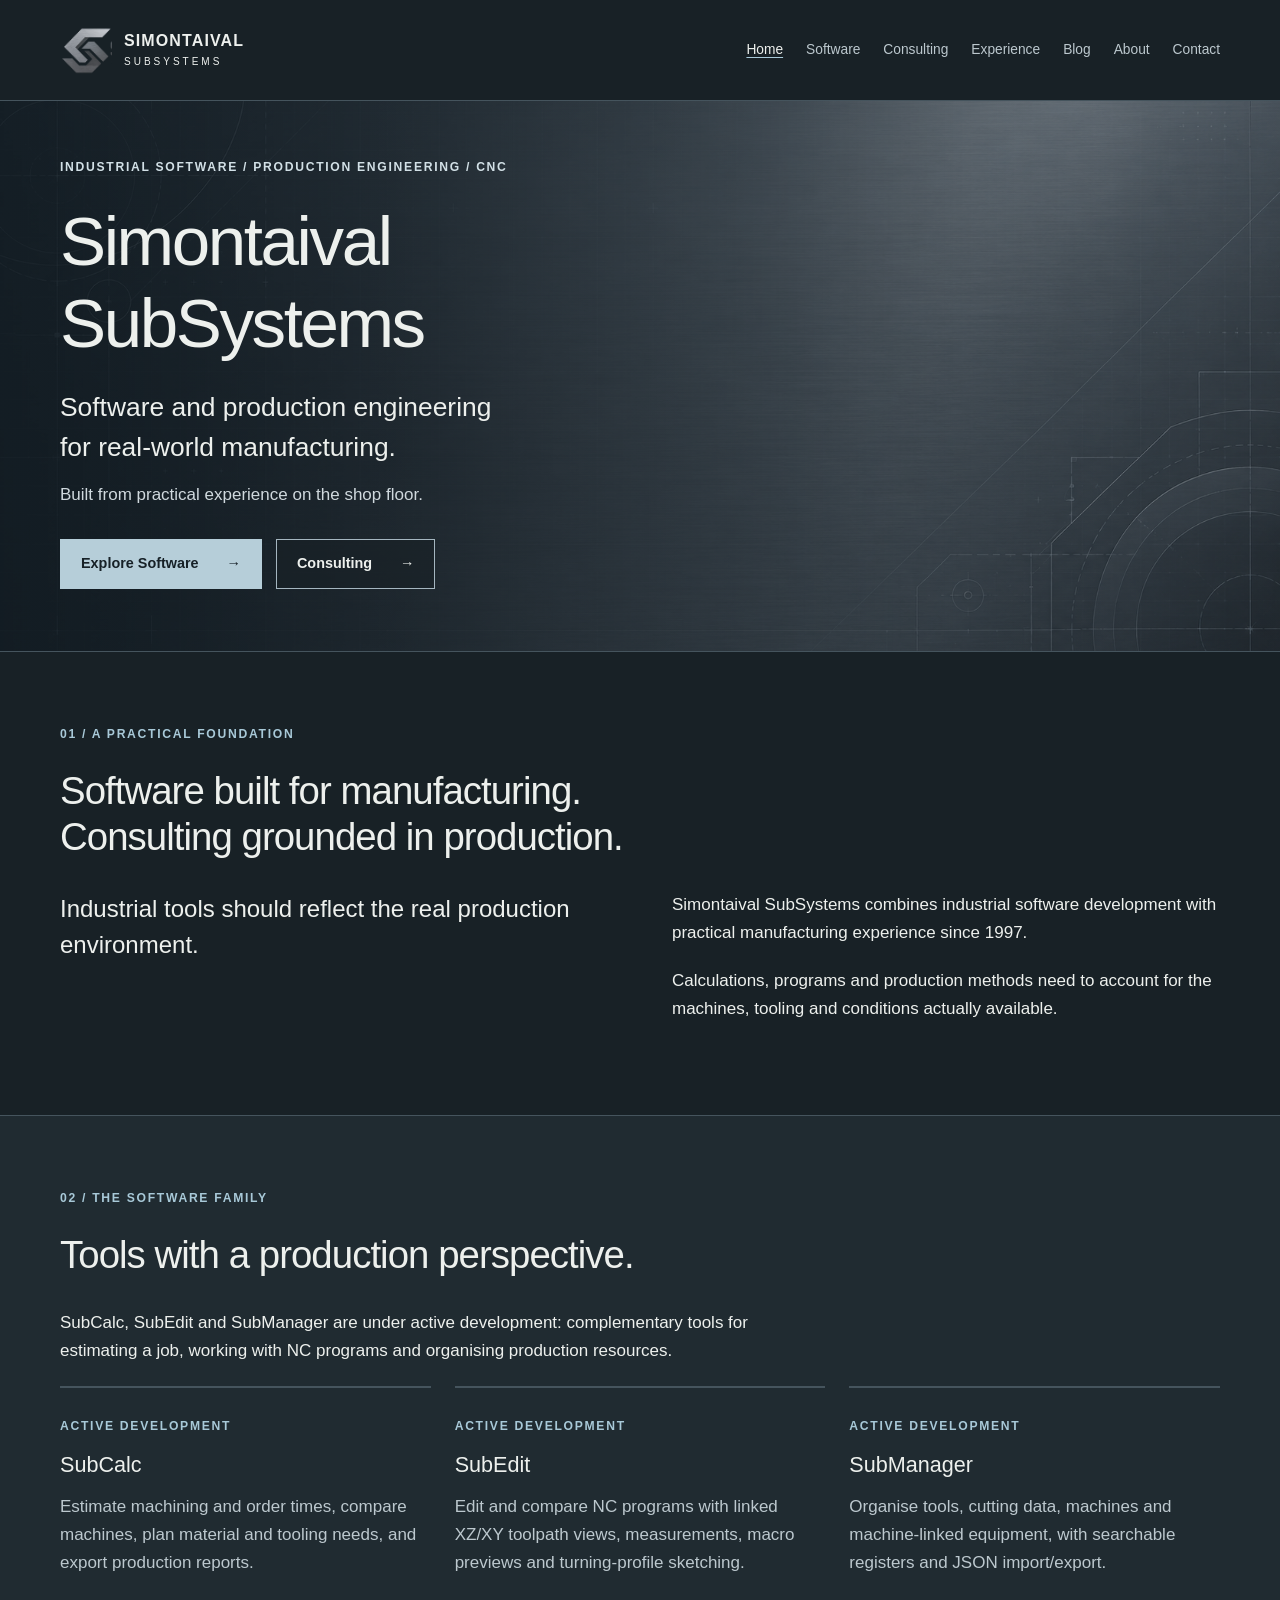
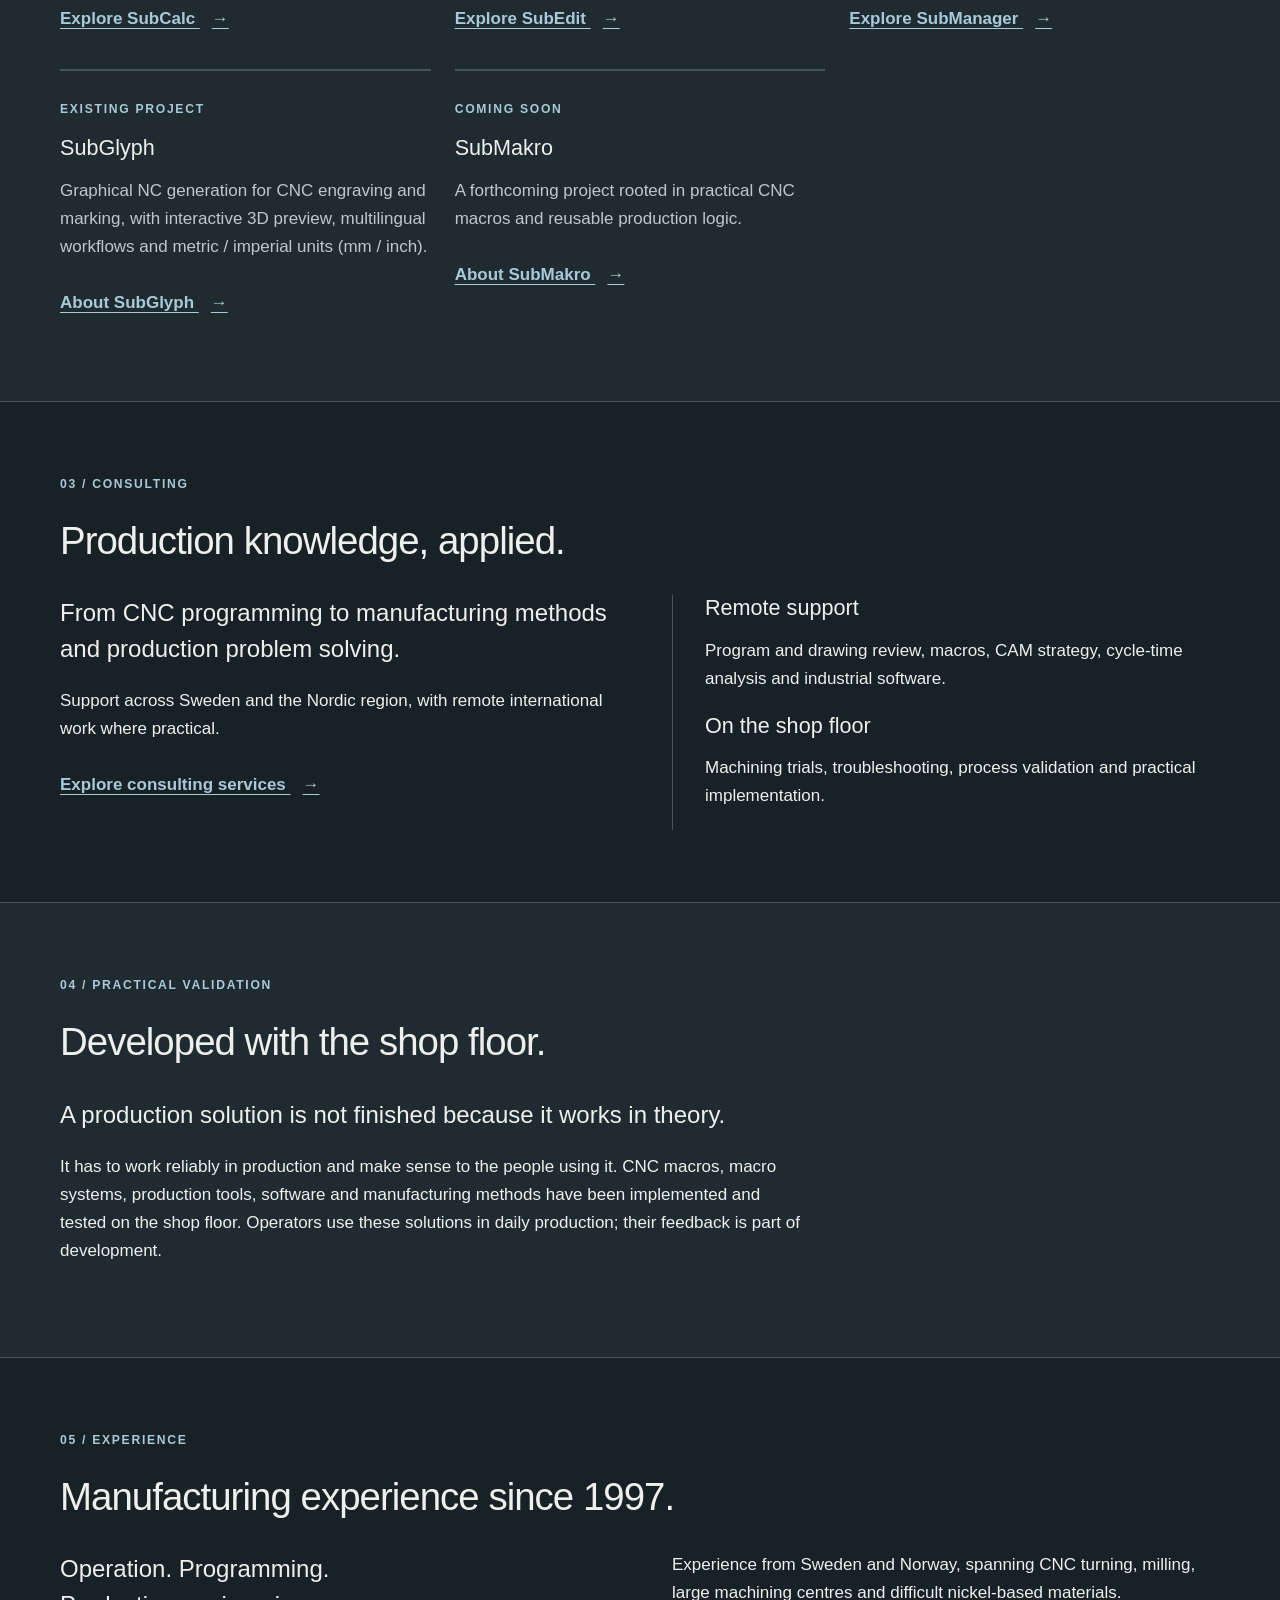
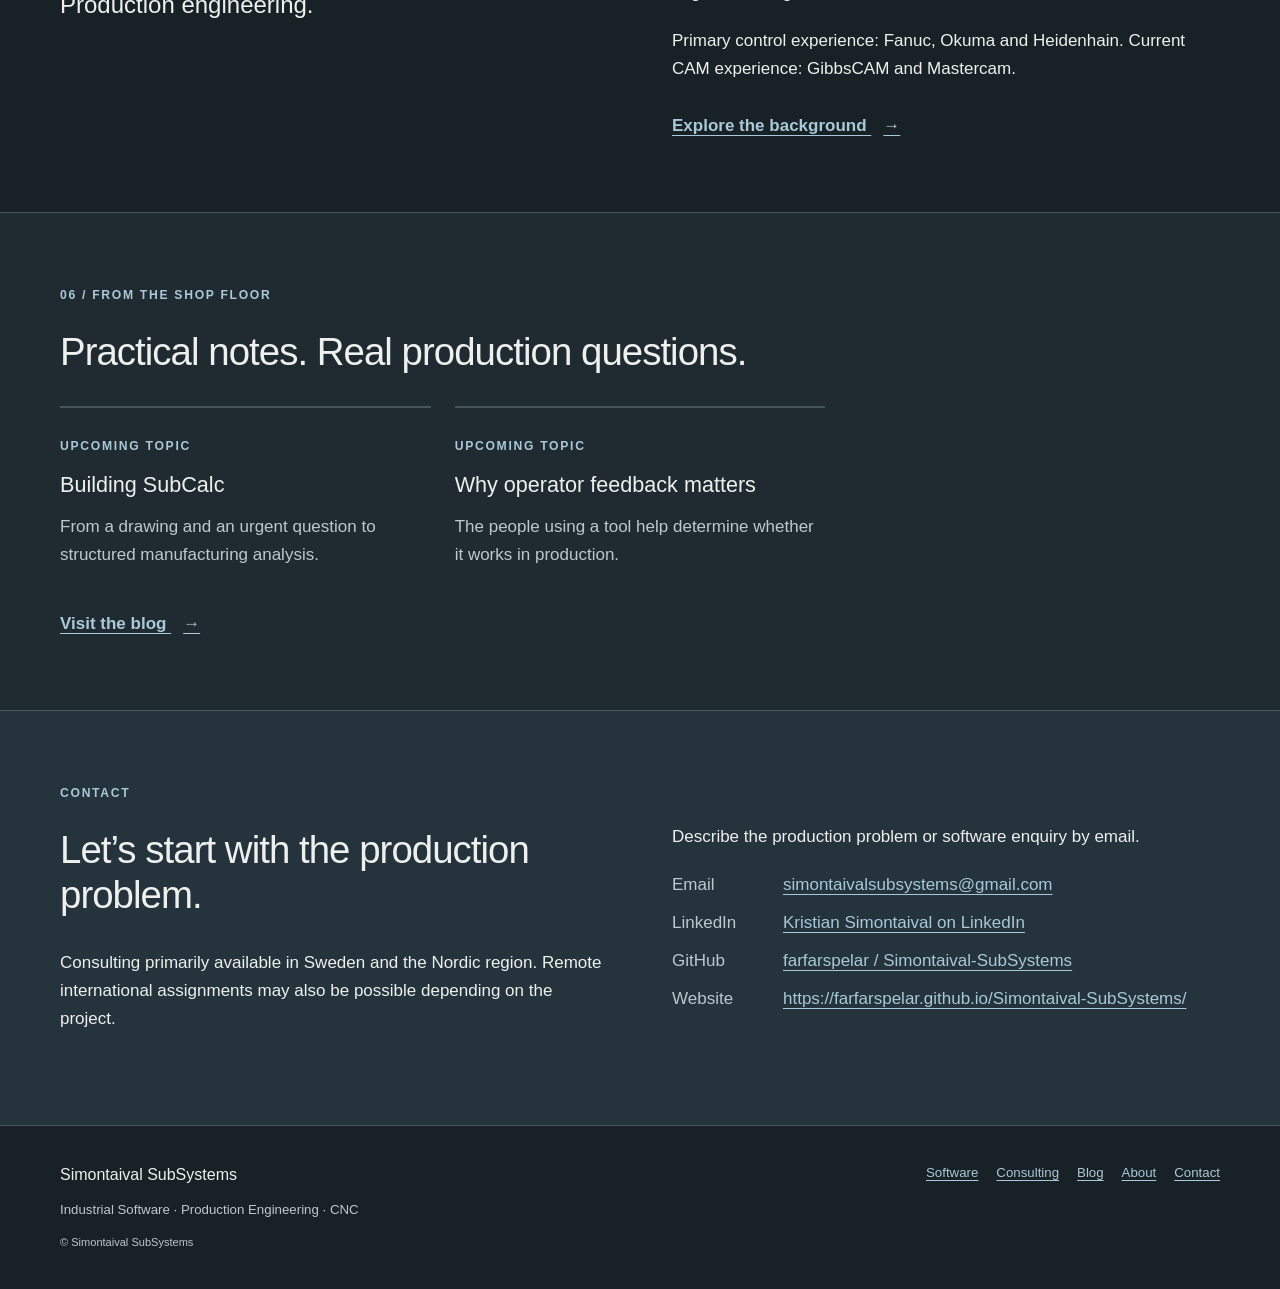
<file: index.html>
<!DOCTYPE html>
<html lang="en">
 <head>
  <meta charset="utf-8"/>
  <meta content="width=device-width, initial-scale=1" name="viewport"/>
  <title>
   Simontaival SubSystems | Industrial Software &amp; Production Engineering
  </title>
  <meta content="Industrial software, CNC expertise and production engineering grounded in manufacturing experience since 1997." name="description"/>
  <meta content="Simontaival SubSystems | Industrial Software &amp; Production Engineering" property="og:title"/>
  <meta content="Industrial software, CNC expertise and production engineering grounded in manufacturing experience since 1997." property="og:description"/>
  <meta content="website" property="og:type"/>
  <meta content="Simontaival SubSystems" property="og:site_name"/>
  <meta content="https://farfarspelar.github.io/Simontaival-SubSystems/Images/Background.png" property="og:image"/>
  <meta content="https://farfarspelar.github.io/Simontaival-SubSystems/" property="og:url"/>
  <link href="https://farfarspelar.github.io/Simontaival-SubSystems/" rel="canonical"/>
  <meta content="#182126" name="theme-color"/>
  <link href="favicon.svg" rel="icon" type="image/svg+xml"/>
  <link href="css/style.css" rel="stylesheet"/>
  <script defer="" src="js/main.js">
  </script>
 </head>
 <body>
  <a class="skip-link" href="#main">
   Skip to content
  </a>
  <header class="site-header">
   <div class="container header-inner">
    <a aria-label="Simontaival SubSystems home" class="brand" href="index.html">
     <span class="brand-emblem">
      <img alt="" height="724" src="Images/Logo1.png" width="2172"/>
     </span>
     <span>
      SIMONTAIVAL
      <small>
       SUBSYSTEMS
      </small>
     </span>
    </a>
    <button aria-controls="site-nav" aria-expanded="false" class="menu-toggle" hidden="" type="button">
     Menu
     <span aria-hidden="true">
      +
     </span>
    </button>
    <nav aria-label="Main navigation" class="site-nav" id="site-nav">
     <a aria-current="page" href="index.html">
      Home
     </a>
     <a href="software.html">
      Software
     </a>
     <a href="consulting.html">
      Consulting
     </a>
     <a href="about.html#experience">
      Experience
     </a>
     <a href="blog.html">
      Blog
     </a>
     <a href="about.html">
      About
     </a>
     <a href="index.html#contact">
      Contact
     </a>
    </nav>
   </div>
  </header>
  <main id="main">
   <section class="hero">
    <div class="container">
     <p class="eyebrow">
      Industrial software / Production engineering / CNC
     </p>
     <h1>
      Simontaival
      <br/>
      SubSystems
     </h1>
     <p class="hero-lead">
      Software and production engineering
      <br class="desktop-break"/>
      for real-world manufacturing.
     </p>
     <p class="hero-note">
      Built from practical experience on the shop floor.
     </p>
     <div class="actions">
      <a class="button" href="software.html">
       Explore Software
       <span aria-hidden="true">
        →
       </span>
      </a>
      <a class="button secondary" href="consulting.html">
       Consulting
       <span aria-hidden="true">
        →
       </span>
      </a>
     </div>
    </div>
   </section>
   <section class="section">
    <div class="container">
     <p class="eyebrow">
      01 / A practical foundation
     </p>
     <h2>
      Software built for manufacturing.
      <br/>
      Consulting grounded in production.
     </h2>
     <div class="split">
      <p class="lead">
       Industrial tools should reflect the real production environment.
      </p>
      <div>
       <p>
        Simontaival SubSystems combines industrial software development with practical manufacturing experience since 1997.
       </p>
       <p>
        Calculations, programs and production methods need to account for the machines, tooling and conditions actually available.
       </p>
      </div>
     </div>
    </div>
   </section>
   <section class="section surface">
    <div class="container">
     <p class="eyebrow">
      02 / The software family
     </p>
     <h2>
      Tools with a production perspective.
     </h2>
     <p class="measure">SubCalc, SubEdit and SubManager are under active development: complementary tools for estimating a job, working with NC programs and organising production resources.</p>
     <div class="grid">
      <article class="card">
       <p class="eyebrow">
        Active development
       </p>
       <h3>
        SubCalc
       </h3>
       <p>
        Estimate machining and order times, compare machines, plan material and tooling needs, and export production reports.
       </p>
       <a class="text-link" href="software.html#subcalc">
        Explore SubCalc
        <span aria-hidden="true">
         →
        </span>
       </a>
      </article>
      <article class="card">
       <p class="eyebrow">Active development</p>
       <h3>SubEdit</h3>
       <p>Edit and compare NC programs with linked XZ/XY toolpath views, measurements, macro previews and turning-profile sketching.</p>
       <a class="text-link" href="software.html#subedit">Explore SubEdit <span aria-hidden="true">→</span></a>
      </article>
      <article class="card">
       <p class="eyebrow">Active development</p>
       <h3>SubManager</h3>
       <p>Organise tools, cutting data, machines and machine-linked equipment, with searchable registers and JSON import/export.</p>
       <a class="text-link" href="software.html#submanager">Explore SubManager <span aria-hidden="true">→</span></a>
      </article>
      <article class="card">
       <p class="eyebrow">
        Existing project
       </p>
       <h3>
        SubGlyph
       </h3>
       <p>
        Graphical NC generation for CNC engraving and marking, with interactive 3D preview, multilingual workflows and metric / imperial units (mm / inch).
       </p>
       <a class="text-link" href="software.html#subglyph">
        About SubGlyph
        <span aria-hidden="true">
         →
        </span>
       </a>
      </article>
      <article class="card">
       <p class="eyebrow">
        Coming soon
       </p>
       <h3>
        SubMakro
       </h3>
       <p>
        A forthcoming project rooted in practical CNC macros and reusable production logic.
       </p>
       <a class="text-link" href="software.html#submakro">
        About SubMakro
        <span aria-hidden="true">
         →
        </span>
       </a>
      </article>
     </div>
    </div>
   </section>
   <section class="section">
    <div class="container">
     <p class="eyebrow">
      03 / Consulting
     </p>
     <h2>
      Production knowledge, applied.
     </h2>
     <div class="split">
      <div>
       <p class="lead">
        From CNC programming to manufacturing methods and production problem solving.
       </p>
       <p>
        Support across Sweden and the Nordic region, with remote international work where practical.
       </p>
       <a class="text-link" href="consulting.html">
        Explore consulting services
        <span aria-hidden="true">
         →
        </span>
       </a>
      </div>
      <div class="service-summary">
       <h3>
        Remote support
       </h3>
       <p>
        Program and drawing review, macros, CAM strategy, cycle-time analysis and industrial software.
       </p>
       <h3>
        On the shop floor
       </h3>
       <p>
        Machining trials, troubleshooting, process validation and practical implementation.
       </p>
      </div>
     </div>
    </div>
   </section>
   <section class="section surface">
    <div class="container">
     <p class="eyebrow">
      04 / Practical validation
     </p>
     <h2>
      Developed with the shop floor.
     </h2>
     <p class="lead">
      A production solution is not finished because it works in theory.
     </p>
     <p class="measure">
      It has to work reliably in production and make sense to the people using it. CNC macros, macro systems, production tools, software and manufacturing methods have been implemented and tested on the shop floor. Operators use these solutions in daily production; their feedback is part of development.
     </p>
    </div>
   </section>
   <section class="section">
    <div class="container">
     <p class="eyebrow">
      05 / Experience
     </p>
     <h2>
      Manufacturing experience since 1997.
     </h2>
     <div class="split">
      <p class="lead">
       Operation. Programming.
       <br/>
       Production engineering.
      </p>
      <div>
       <p>
        Experience from Sweden and Norway, spanning CNC turning, milling, large machining centres and difficult nickel-based materials.
       </p>
       <p>
        Primary control experience: Fanuc, Okuma and Heidenhain. Current CAM experience: GibbsCAM and Mastercam.
       </p>
       <a class="text-link" href="about.html#experience">
        Explore the background
        <span aria-hidden="true">
         →
        </span>
       </a>
      </div>
     </div>
    </div>
   </section>
   <section class="section surface">
    <div class="container">
     <p class="eyebrow">
      06 / From the Shop Floor
     </p>
     <h2>
      Practical notes. Real production questions.
     </h2>
     <div class="grid">
      <article class="card">
       <p class="eyebrow">
        Upcoming topic
       </p>
       <h3>
        Building SubCalc
       </h3>
       <p>
        From a drawing and an urgent question to structured manufacturing analysis.
       </p>
      </article>
      <article class="card">
       <p class="eyebrow">
        Upcoming topic
       </p>
       <h3>
        Why operator feedback matters
       </h3>
       <p>
        The people using a tool help determine whether it works in production.
       </p>
      </article>
     </div>
     <a class="text-link" href="blog.html">
      Visit the blog
      <span aria-hidden="true">
       →
      </span>
     </a>
    </div>
   </section>
   <section class="section contact" id="contact">
    <div class="container split">
     <div>
      <p class="eyebrow">
       Contact
      </p>
      <h2>
       Let’s start with the production problem.
      </h2>
      <p>
       Consulting primarily available in Sweden and the Nordic region. Remote international assignments may also be possible depending on the project.
      </p>
     </div>
     <div class="contact-details">
      <p>
       Describe the production problem or software enquiry by email.
      </p>
      <dl>
       <dt>
        Email
       </dt>
       <dd>
        <a href="mailto:simontaivalsubsystems@gmail.com">
         simontaivalsubsystems@gmail.com
        </a>
       </dd>
       <dt>
        LinkedIn
       </dt>
       <dd>
        <a href="https://www.linkedin.com/in/kristian-simontaival-87595b408">
         Kristian Simontaival on LinkedIn
        </a>
       </dd>
       <dt>
        GitHub
       </dt>
       <dd>
        <a href="https://github.com/farfarspelar/Simontaival-SubSystems">
         farfarspelar / Simontaival-SubSystems
        </a>
       </dd>
       <dt>
        Website
       </dt>
       <dd>
        <a href="https://farfarspelar.github.io/Simontaival-SubSystems/">https://farfarspelar.github.io/Simontaival-SubSystems/</a>
       </dd>
      </dl>
     </div>
    </div>
   </section>
  </main>
  <footer class="site-footer">
   <div class="container footer-inner">
    <div>
     <p class="footer-name">
      Simontaival SubSystems
     </p>
     <p>
      Industrial Software · Production Engineering · CNC
     </p>
     <small>
      © Simontaival SubSystems
     </small>
    </div>
    <nav aria-label="Footer navigation">
     <a href="software.html">
      Software
     </a>
     <a href="consulting.html">
      Consulting
     </a>
     <a href="blog.html">
      Blog
     </a>
     <a href="about.html">
      About
     </a>
     <a href="index.html#contact">
      Contact
     </a>
    </nav>
   </div>
  </footer>
 </body>
</html>
</file>
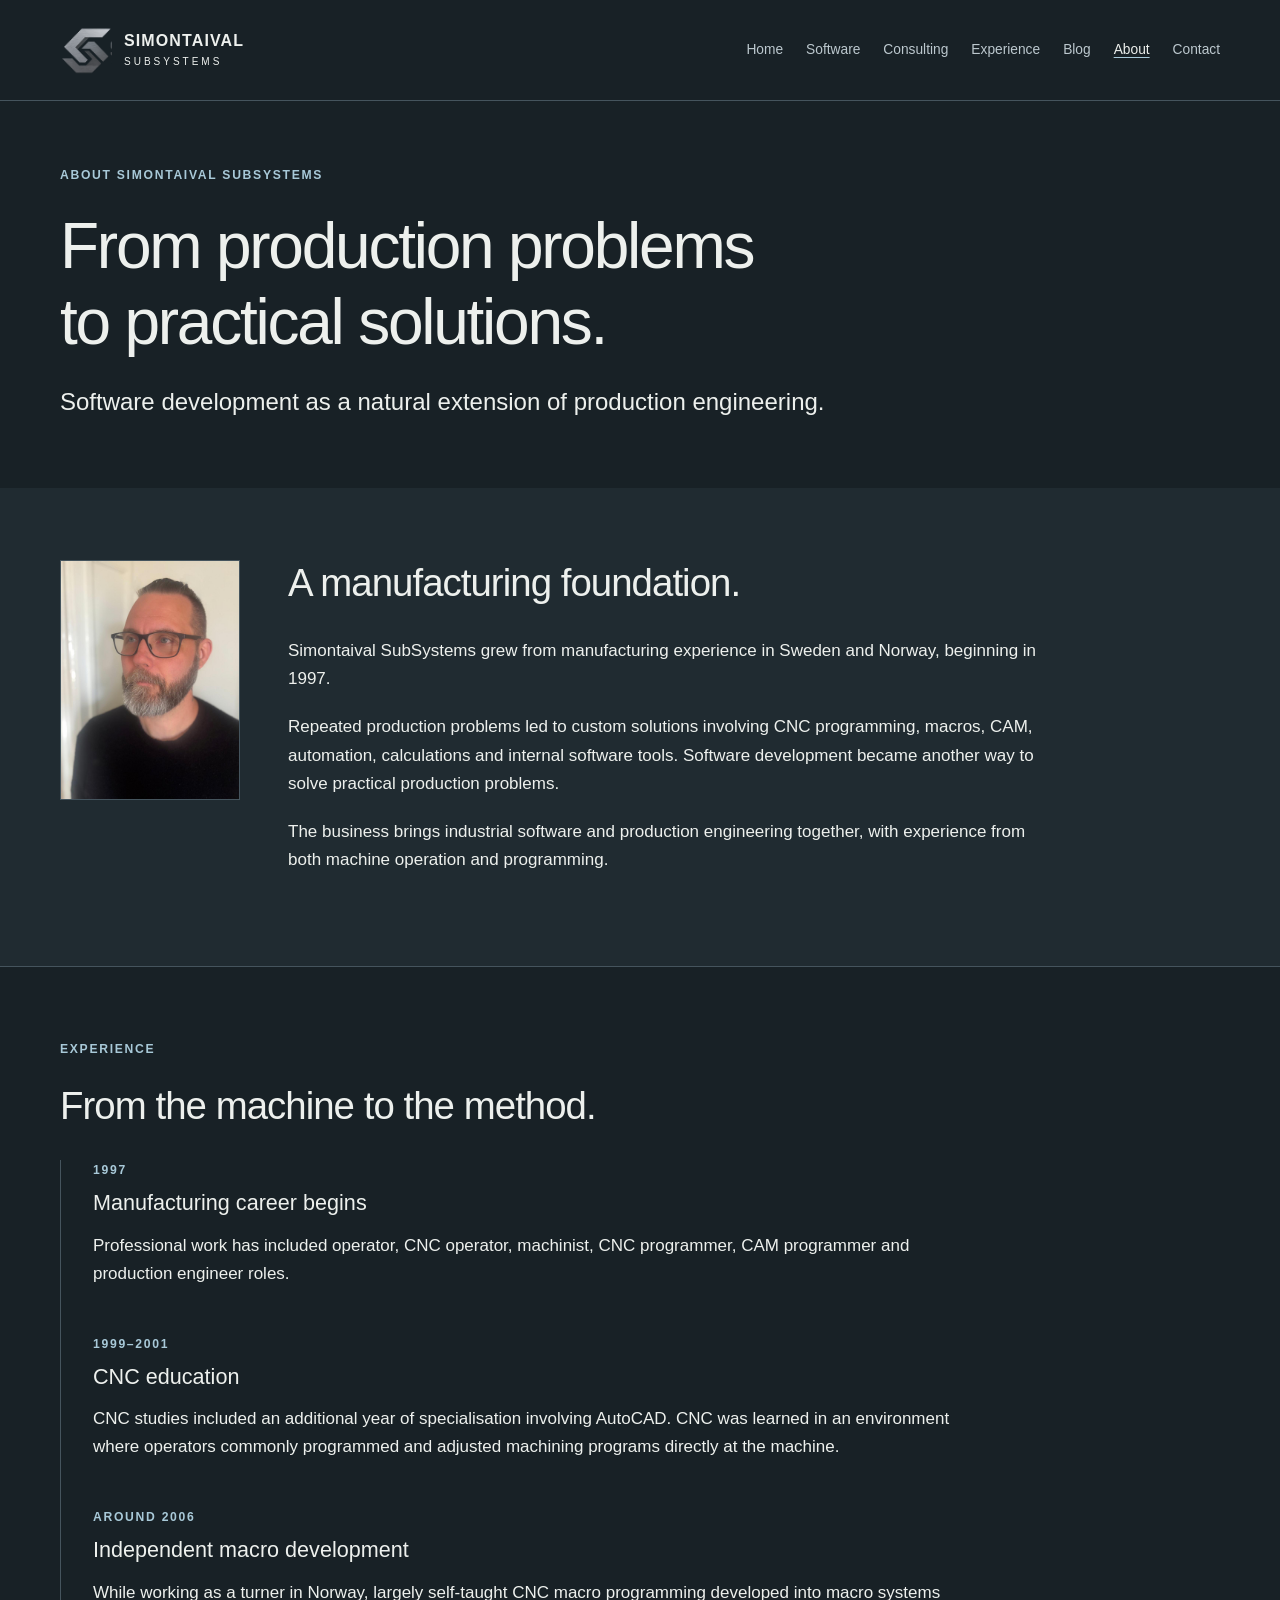
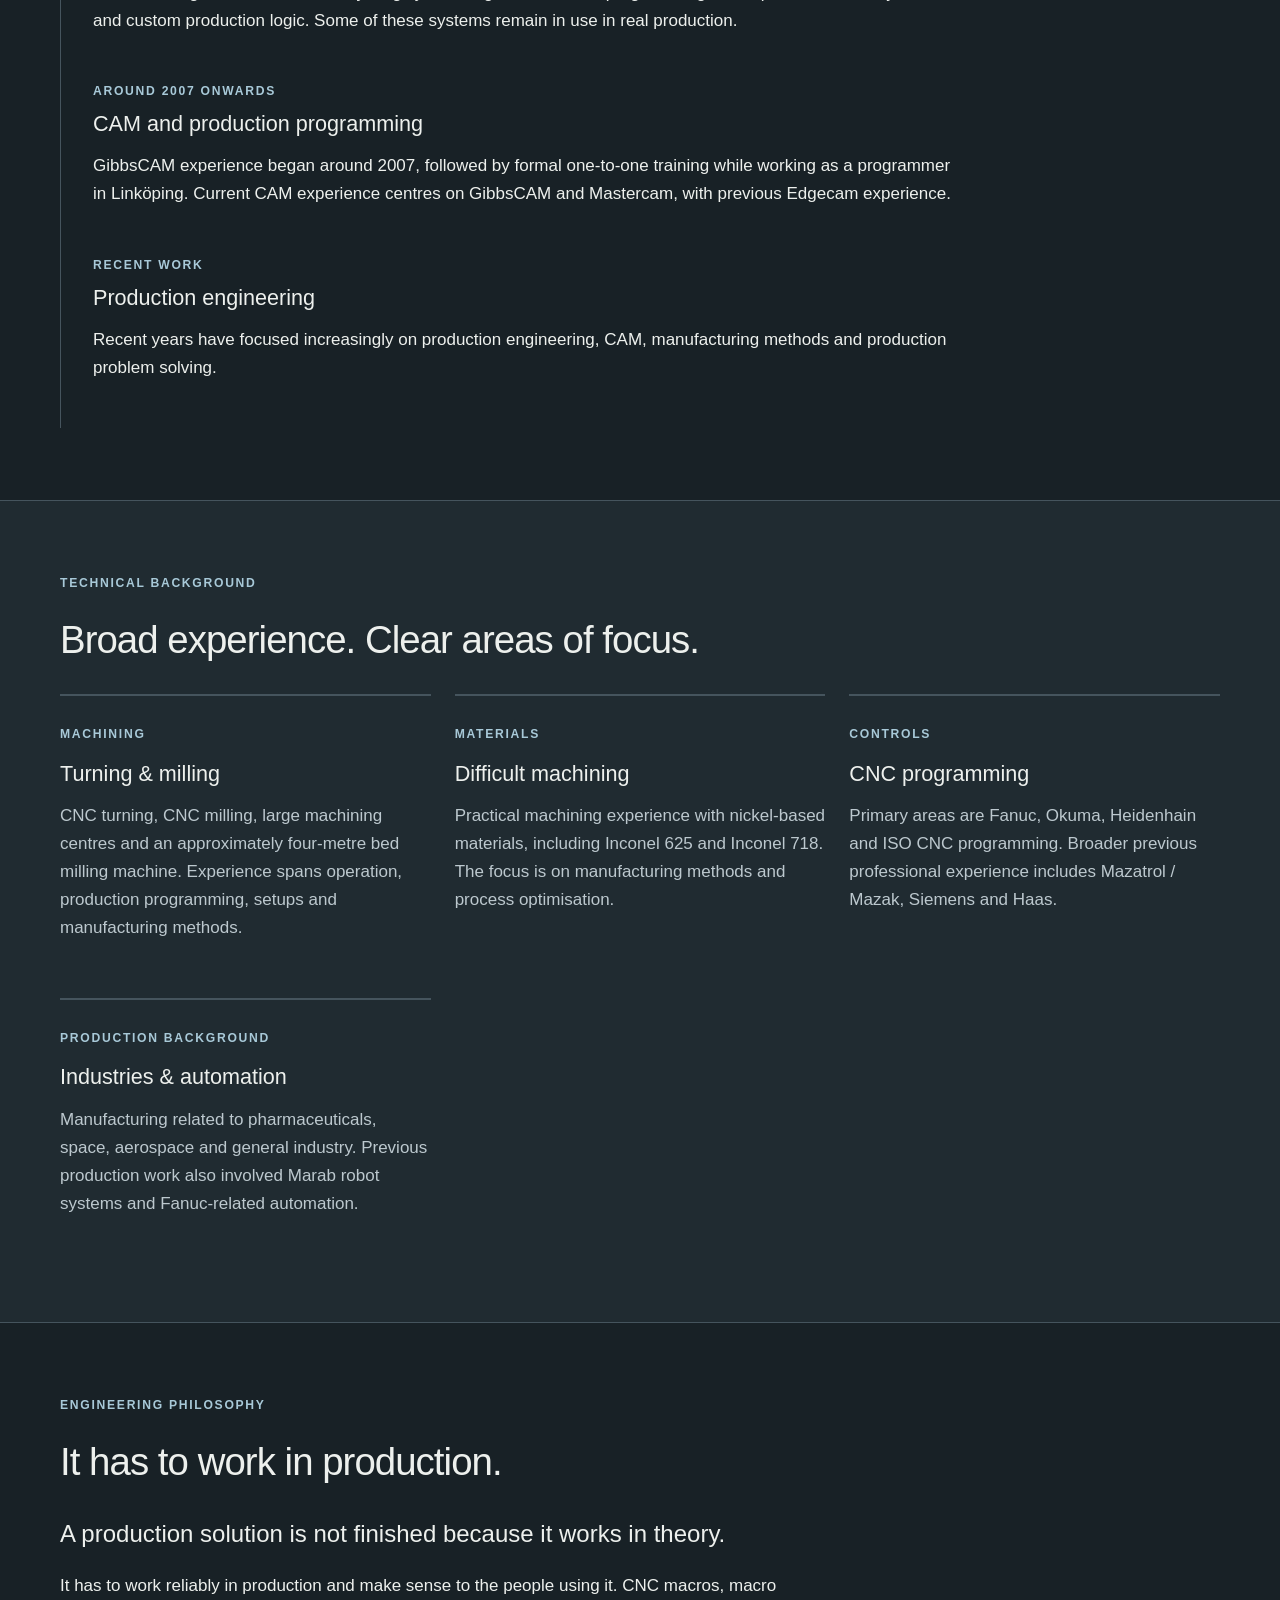
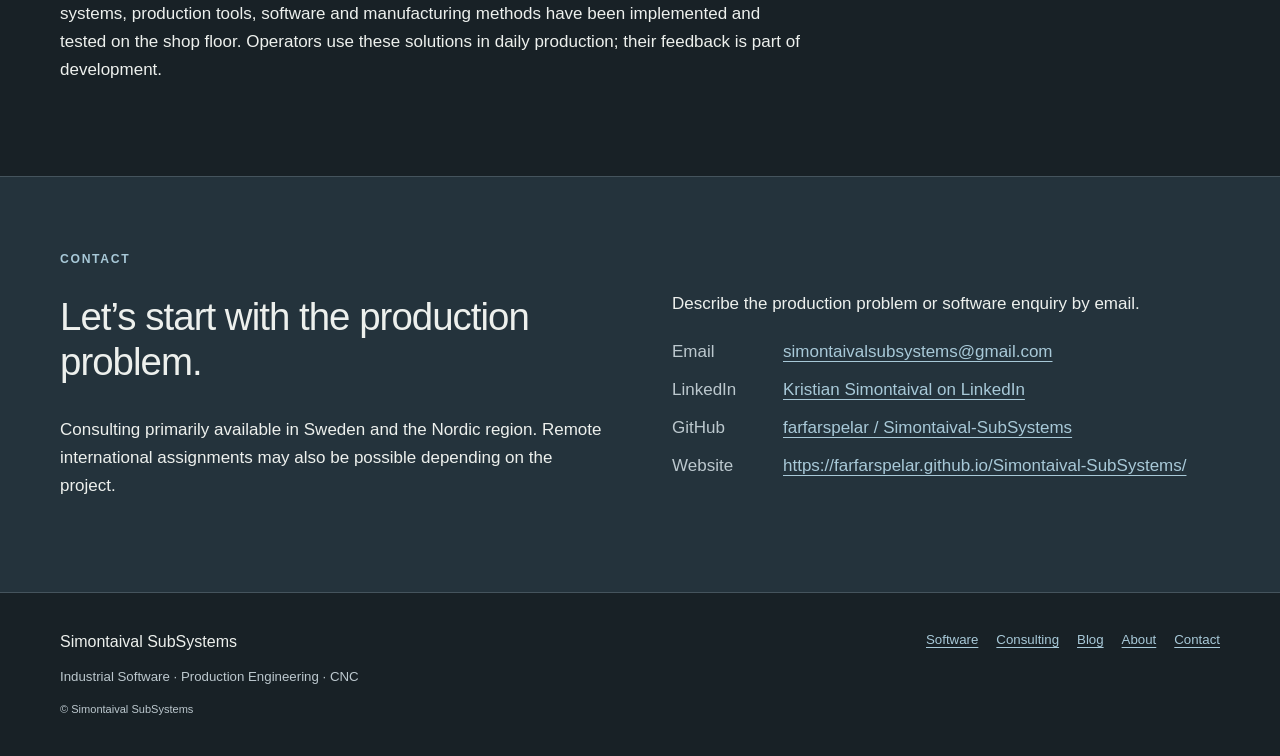
<file: about.html>
<!DOCTYPE html>
<html lang="en">
 <head>
  <meta charset="utf-8"/>
  <meta content="width=device-width, initial-scale=1" name="viewport"/>
  <title>
   About &amp; Manufacturing Experience | Simontaival SubSystems
  </title>
  <meta content="Manufacturing experience since 1997, from CNC turning and milling to macro development, CAM and production engineering." name="description"/>
  <meta content="About &amp; Manufacturing Experience | Simontaival SubSystems" property="og:title"/>
  <meta content="Manufacturing experience since 1997, from CNC turning and milling to macro development, CAM and production engineering." property="og:description"/>
  <meta content="website" property="og:type"/>
  <meta content="Simontaival SubSystems" property="og:site_name"/>
  <meta content="https://farfarspelar.github.io/Simontaival-SubSystems/Images/Background.png" property="og:image"/>
  <meta content="https://farfarspelar.github.io/Simontaival-SubSystems/about.html" property="og:url"/>
  <link href="https://farfarspelar.github.io/Simontaival-SubSystems/about.html" rel="canonical"/>
  <meta content="#182126" name="theme-color"/>
  <link href="favicon.svg" rel="icon" type="image/svg+xml"/>
  <link href="css/style.css" rel="stylesheet"/>
  <script defer="" src="js/main.js">
  </script>
 </head>
 <body>
  <a class="skip-link" href="#main">
   Skip to content
  </a>
  <header class="site-header">
   <div class="container header-inner">
    <a aria-label="Simontaival SubSystems home" class="brand" href="index.html">
     <span class="brand-emblem">
      <img alt="" height="724" src="Images/Logo1.png" width="2172"/>
     </span>
     <span>
      SIMONTAIVAL
      <small>
       SUBSYSTEMS
      </small>
     </span>
    </a>
    <button aria-controls="site-nav" aria-expanded="false" class="menu-toggle" hidden="" type="button">
     Menu
     <span aria-hidden="true">
      +
     </span>
    </button>
    <nav aria-label="Main navigation" class="site-nav" id="site-nav">
     <a href="index.html">
      Home
     </a>
     <a href="software.html">
      Software
     </a>
     <a href="consulting.html">
      Consulting
     </a>
     <a href="about.html#experience">
      Experience
     </a>
     <a href="blog.html">
      Blog
     </a>
     <a aria-current="page" href="about.html">
      About
     </a>
     <a href="index.html#contact">
      Contact
     </a>
    </nav>
   </div>
  </header>
  <main id="main">
   <section class="page-intro container">
    <p class="eyebrow">
     About Simontaival SubSystems
    </p>
    <h1>
     From production problems
     <br/>
     to practical solutions.
    </h1>
    <p class="lead">
     Software development as a natural extension of production engineering.
    </p>
   </section>
   <section class="section surface">
    <div class="container founder">
     <img alt="Portrait of the founder of Simontaival SubSystems" class="portrait" height="1280" loading="lazy" src="Images/Profile.jpg" width="960"/>
     <div>
      <h2>
       A manufacturing foundation.
      </h2>
      <p>
       Simontaival SubSystems grew from manufacturing experience in Sweden and Norway, beginning in 1997.
      </p>
      <p>
       Repeated production problems led to custom solutions involving CNC programming, macros, CAM, automation, calculations and internal software tools. Software development became another way to solve practical production problems.
      </p>
      <p>
       The business brings industrial software and production engineering together, with experience from both machine operation and programming.
      </p>
     </div>
    </div>
   </section>
   <section class="section" id="experience">
    <div class="container">
     <p class="eyebrow">
      Experience
     </p>
     <h2>
      From the machine to the method.
     </h2>
     <div class="timeline">
      <div>
       <p class="eyebrow">
        1997
       </p>
       <h3>
        Manufacturing career begins
       </h3>
       <p>
        Professional work has included operator, CNC operator, machinist, CNC programmer, CAM programmer and production engineer roles.
       </p>
      </div>
      <div>
       <p class="eyebrow">
        1999–2001
       </p>
       <h3>
        CNC education
       </h3>
       <p>
        CNC studies included an additional year of specialisation involving AutoCAD. CNC was learned in an environment where operators commonly programmed and adjusted machining programs directly at the machine.
       </p>
      </div>
      <div>
       <p class="eyebrow">
        Around 2006
       </p>
       <h3>
        Independent macro development
       </h3>
       <p>
        While working as a turner in Norway, largely self-taught CNC macro programming developed into macro systems and custom production logic. Some of these systems remain in use in real production.
       </p>
      </div>
      <div>
       <p class="eyebrow">
        Around 2007 onwards
       </p>
       <h3>
        CAM and production programming
       </h3>
       <p>
        GibbsCAM experience began around 2007, followed by formal one-to-one training while working as a programmer in Linköping. Current CAM experience centres on GibbsCAM and Mastercam, with previous Edgecam experience.
       </p>
      </div>
      <div>
       <p class="eyebrow">
        Recent work
       </p>
       <h3>
        Production engineering
       </h3>
       <p>
        Recent years have focused increasingly on production engineering, CAM, manufacturing methods and production problem solving.
       </p>
      </div>
     </div>
    </div>
   </section>
   <section class="section surface">
    <div class="container">
     <p class="eyebrow">
      Technical background
     </p>
     <h2>
      Broad experience. Clear areas of focus.
     </h2>
     <div class="grid">
      <article class="card">
       <p class="eyebrow">
        Machining
       </p>
       <h3>
        Turning &amp; milling
       </h3>
       <p>
        CNC turning, CNC milling, large machining centres and an approximately four-metre bed milling machine. Experience spans operation, production programming, setups and manufacturing methods.
       </p>
      </article>
      <article class="card">
       <p class="eyebrow">
        Materials
       </p>
       <h3>
        Difficult machining
       </h3>
       <p>
        Practical machining experience with nickel-based materials, including Inconel 625 and Inconel 718. The focus is on manufacturing methods and process optimisation.
       </p>
      </article>
      <article class="card">
       <p class="eyebrow">
        Controls
       </p>
       <h3>
        CNC programming
       </h3>
       <p>
        Primary areas are Fanuc, Okuma, Heidenhain and ISO CNC programming. Broader previous professional experience includes Mazatrol / Mazak, Siemens and Haas.
       </p>
      </article>
      <article class="card">
       <p class="eyebrow">
        Production background
       </p>
       <h3>
        Industries &amp; automation
       </h3>
       <p>
        Manufacturing related to pharmaceuticals, space, aerospace and general industry. Previous production work also involved Marab robot systems and Fanuc-related automation.
       </p>
      </article>
     </div>
    </div>
   </section>
   <section class="section">
    <div class="container">
     <p class="eyebrow">
      Engineering philosophy
     </p>
     <h2>
      It has to work in production.
     </h2>
     <p class="lead">
      A production solution is not finished because it works in theory.
     </p>
     <p class="measure">
      It has to work reliably in production and make sense to the people using it. CNC macros, macro systems, production tools, software and manufacturing methods have been implemented and tested on the shop floor. Operators use these solutions in daily production; their feedback is part of development.
     </p>
    </div>
   </section>
   <section class="section contact" id="contact">
    <div class="container split">
     <div>
      <p class="eyebrow">
       Contact
      </p>
      <h2>
       Let’s start with the production problem.
      </h2>
      <p>
       Consulting primarily available in Sweden and the Nordic region. Remote international assignments may also be possible depending on the project.
      </p>
     </div>
     <div class="contact-details">
      <p>
       Describe the production problem or software enquiry by email.
      </p>
      <dl>
       <dt>
        Email
       </dt>
       <dd>
        <a href="mailto:simontaivalsubsystems@gmail.com">
         simontaivalsubsystems@gmail.com
        </a>
       </dd>
       <dt>
        LinkedIn
       </dt>
       <dd>
        <a href="https://www.linkedin.com/in/kristian-simontaival-87595b408">
         Kristian Simontaival on LinkedIn
        </a>
       </dd>
       <dt>
        GitHub
       </dt>
       <dd>
        <a href="https://github.com/farfarspelar/Simontaival-SubSystems">
         farfarspelar / Simontaival-SubSystems
        </a>
       </dd>
       <dt>
        Website
       </dt>
       <dd>
        <a href="https://farfarspelar.github.io/Simontaival-SubSystems/">https://farfarspelar.github.io/Simontaival-SubSystems/</a>
       </dd>
      </dl>
     </div>
    </div>
   </section>
  </main>
  <footer class="site-footer">
   <div class="container footer-inner">
    <div>
     <p class="footer-name">
      Simontaival SubSystems
     </p>
     <p>
      Industrial Software · Production Engineering · CNC
     </p>
     <small>
      © Simontaival SubSystems
     </small>
    </div>
    <nav aria-label="Footer navigation">
     <a href="software.html">
      Software
     </a>
     <a href="consulting.html">
      Consulting
     </a>
     <a href="blog.html">
      Blog
     </a>
     <a href="about.html">
      About
     </a>
     <a href="index.html#contact">
      Contact
     </a>
    </nav>
   </div>
  </footer>
 </body>
</html>
</file>
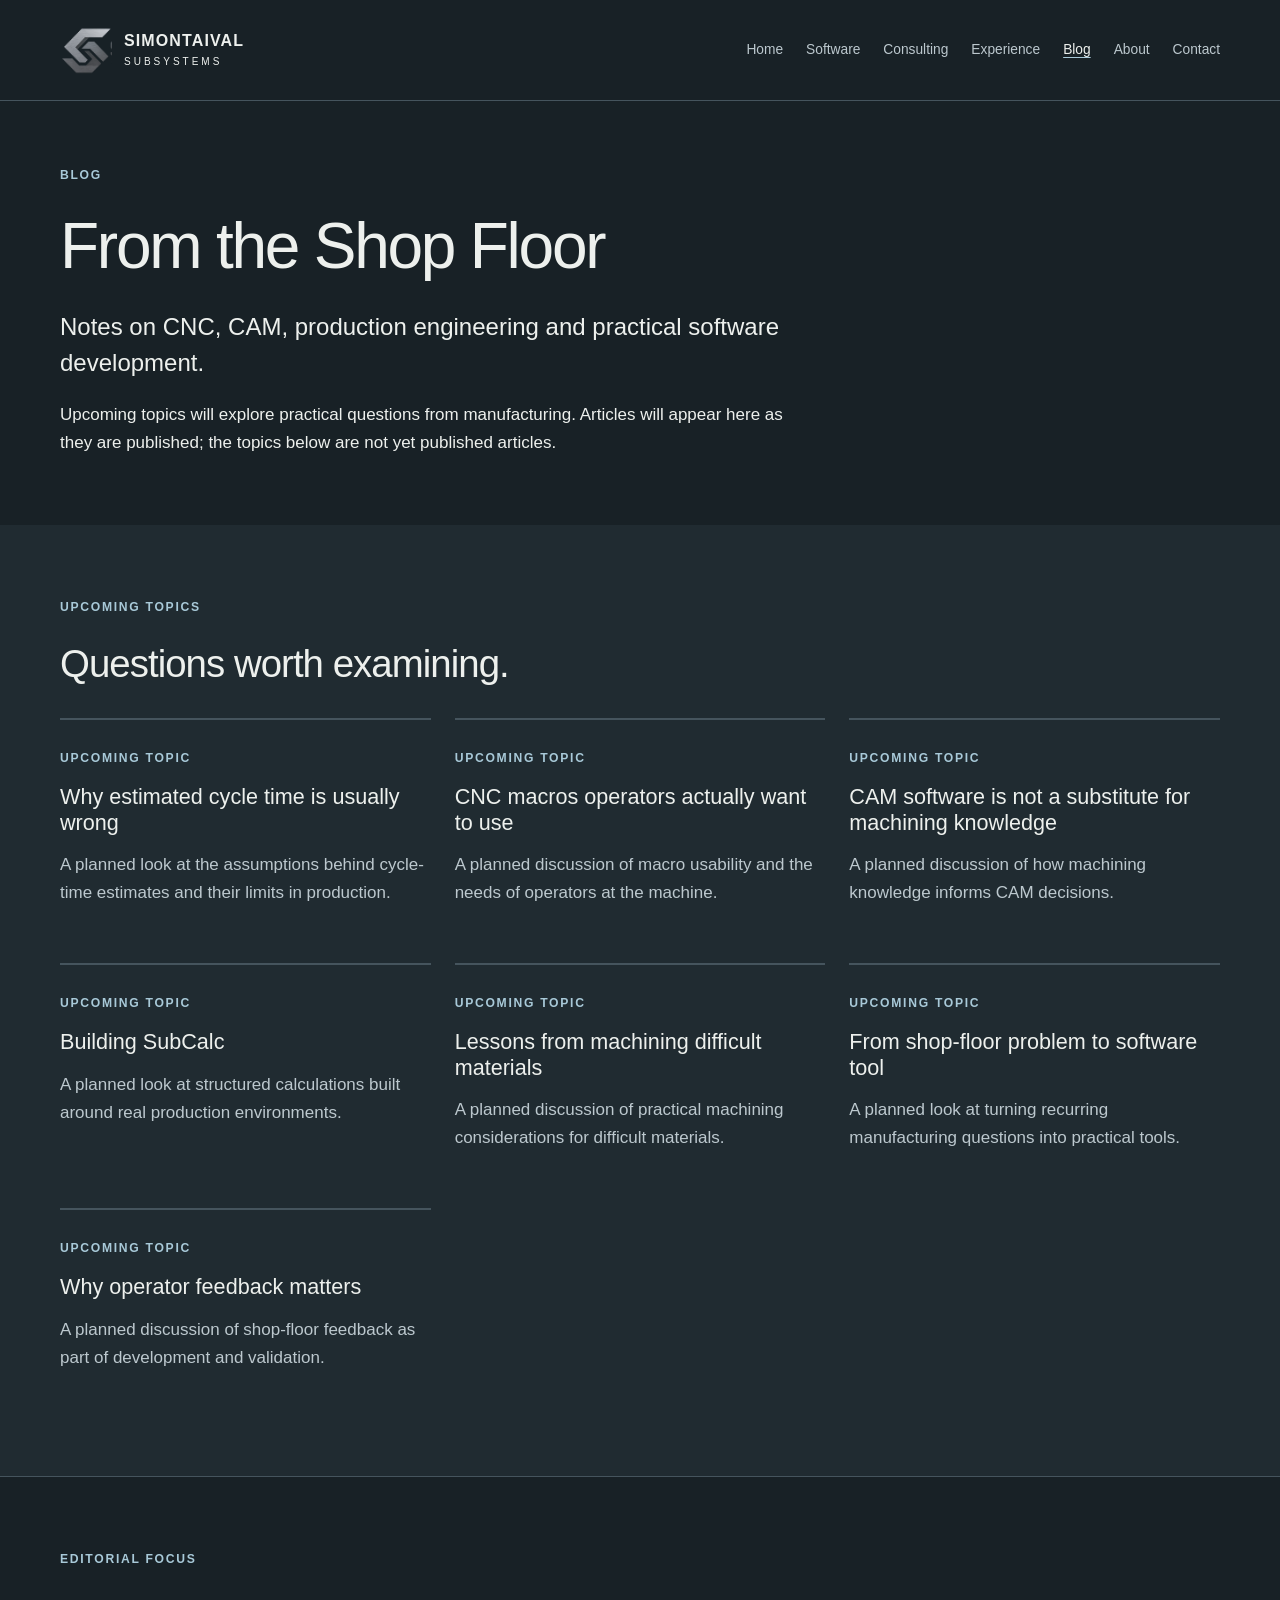
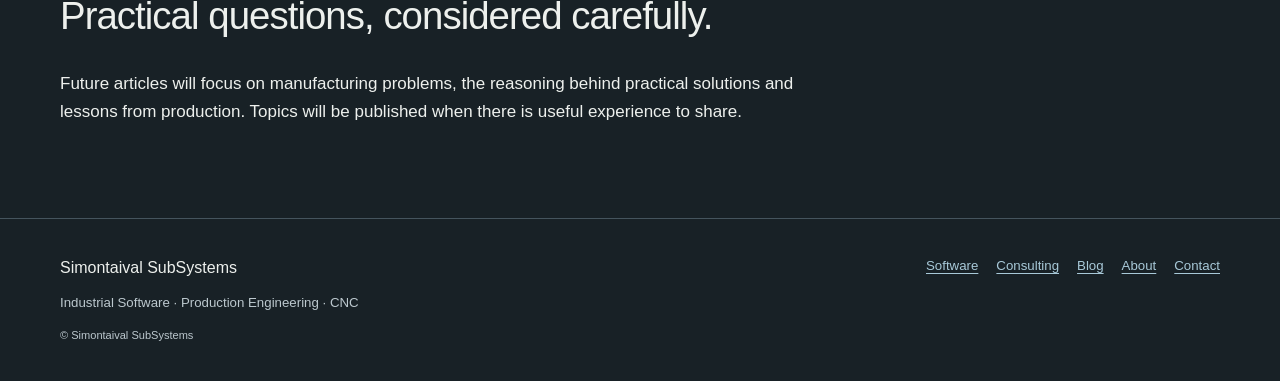
<file: blog.html>
<!DOCTYPE html>
<html lang="en">
 <head>
  <meta charset="utf-8"/>
  <meta content="width=device-width, initial-scale=1" name="viewport"/>
  <title>
   From the Shop Floor | Simontaival SubSystems
  </title>
  <meta content="Upcoming topics on CNC, CAM, industrial software and production engineering." name="description"/>
  <meta content="From the Shop Floor | Simontaival SubSystems" property="og:title"/>
  <meta content="Upcoming topics on CNC, CAM, industrial software and production engineering." property="og:description"/>
  <meta content="website" property="og:type"/>
  <meta content="Simontaival SubSystems" property="og:site_name"/>
  <meta content="https://farfarspelar.github.io/Simontaival-SubSystems/Images/Background.png" property="og:image"/>
  <meta content="https://farfarspelar.github.io/Simontaival-SubSystems/blog.html" property="og:url"/>
  <link href="https://farfarspelar.github.io/Simontaival-SubSystems/blog.html" rel="canonical"/>
  <meta content="#182126" name="theme-color"/>
  <link href="favicon.svg" rel="icon" type="image/svg+xml"/>
  <link href="css/style.css" rel="stylesheet"/>
  <script defer="" src="js/main.js">
  </script>
 </head>
 <body>
  <a class="skip-link" href="#main">
   Skip to content
  </a>
  <header class="site-header">
   <div class="container header-inner">
    <a aria-label="Simontaival SubSystems home" class="brand" href="index.html">
     <span class="brand-emblem">
      <img alt="" height="724" src="Images/Logo1.png" width="2172"/>
     </span>
     <span>
      SIMONTAIVAL
      <small>
       SUBSYSTEMS
      </small>
     </span>
    </a>
    <button aria-controls="site-nav" aria-expanded="false" class="menu-toggle" hidden="" type="button">
     Menu
     <span aria-hidden="true">
      +
     </span>
    </button>
    <nav aria-label="Main navigation" class="site-nav" id="site-nav">
     <a href="index.html">
      Home
     </a>
     <a href="software.html">
      Software
     </a>
     <a href="consulting.html">
      Consulting
     </a>
     <a href="about.html#experience">
      Experience
     </a>
     <a aria-current="page" href="blog.html">
      Blog
     </a>
     <a href="about.html">
      About
     </a>
     <a href="index.html#contact">
      Contact
     </a>
    </nav>
   </div>
  </header>
  <main id="main">
   <section class="page-intro container">
    <p class="eyebrow">
     Blog
    </p>
    <h1>
     From the Shop Floor
    </h1>
    <p class="lead">
     Notes on CNC, CAM, production engineering and practical software development.
    </p>
    <p class="measure">
     Upcoming topics will explore practical questions from manufacturing. Articles will appear here as they are published; the topics below are not yet published articles.
    </p>
   </section>
   <section class="section surface">
    <div class="container">
     <p class="eyebrow">
      Upcoming topics
     </p>
     <h2>
      Questions worth examining.
     </h2>
     <div class="grid">
      <article class="card">
       <p class="eyebrow">
        Upcoming topic
       </p>
       <h3>
        Why estimated cycle time is usually wrong
       </h3>
       <p>
        A planned look at the assumptions behind cycle-time estimates and their limits in production.
       </p>
      </article>
      <article class="card">
       <p class="eyebrow">
        Upcoming topic
       </p>
       <h3>
        CNC macros operators actually want to use
       </h3>
       <p>
        A planned discussion of macro usability and the needs of operators at the machine.
       </p>
      </article>
      <article class="card">
       <p class="eyebrow">
        Upcoming topic
       </p>
       <h3>
        CAM software is not a substitute for machining knowledge
       </h3>
       <p>
        A planned discussion of how machining knowledge informs CAM decisions.
       </p>
      </article>
      <article class="card">
       <p class="eyebrow">
        Upcoming topic
       </p>
       <h3>
        Building SubCalc
       </h3>
       <p>
        A planned look at structured calculations built around real production environments.
       </p>
      </article>
      <article class="card">
       <p class="eyebrow">
        Upcoming topic
       </p>
       <h3>
        Lessons from machining difficult materials
       </h3>
       <p>
        A planned discussion of practical machining considerations for difficult materials.
       </p>
      </article>
      <article class="card">
       <p class="eyebrow">
        Upcoming topic
       </p>
       <h3>
        From shop-floor problem to software tool
       </h3>
       <p>
        A planned look at turning recurring manufacturing questions into practical tools.
       </p>
      </article>
      <article class="card">
       <p class="eyebrow">
        Upcoming topic
       </p>
       <h3>
        Why operator feedback matters
       </h3>
       <p>
        A planned discussion of shop-floor feedback as part of development and validation.
       </p>
      </article>
     </div>
    </div>
   </section>
   <section class="section">
    <div class="container">
     <p class="eyebrow">
      Editorial focus
     </p>
     <h2>
      Practical questions, considered carefully.
     </h2>
     <p class="measure">
      Future articles will focus on manufacturing problems, the reasoning behind practical solutions and lessons from production. Topics will be published when there is useful experience to share.
     </p>
    </div>
   </section>
  </main>
  <footer class="site-footer">
   <div class="container footer-inner">
    <div>
     <p class="footer-name">
      Simontaival SubSystems
     </p>
     <p>
      Industrial Software · Production Engineering · CNC
     </p>
     <small>
      © Simontaival SubSystems
     </small>
    </div>
    <nav aria-label="Footer navigation">
     <a href="software.html">
      Software
     </a>
     <a href="consulting.html">
      Consulting
     </a>
     <a href="blog.html">
      Blog
     </a>
     <a href="about.html">
      About
     </a>
     <a href="index.html#contact">
      Contact
     </a>
    </nav>
   </div>
  </footer>
 </body>
</html>
</file>
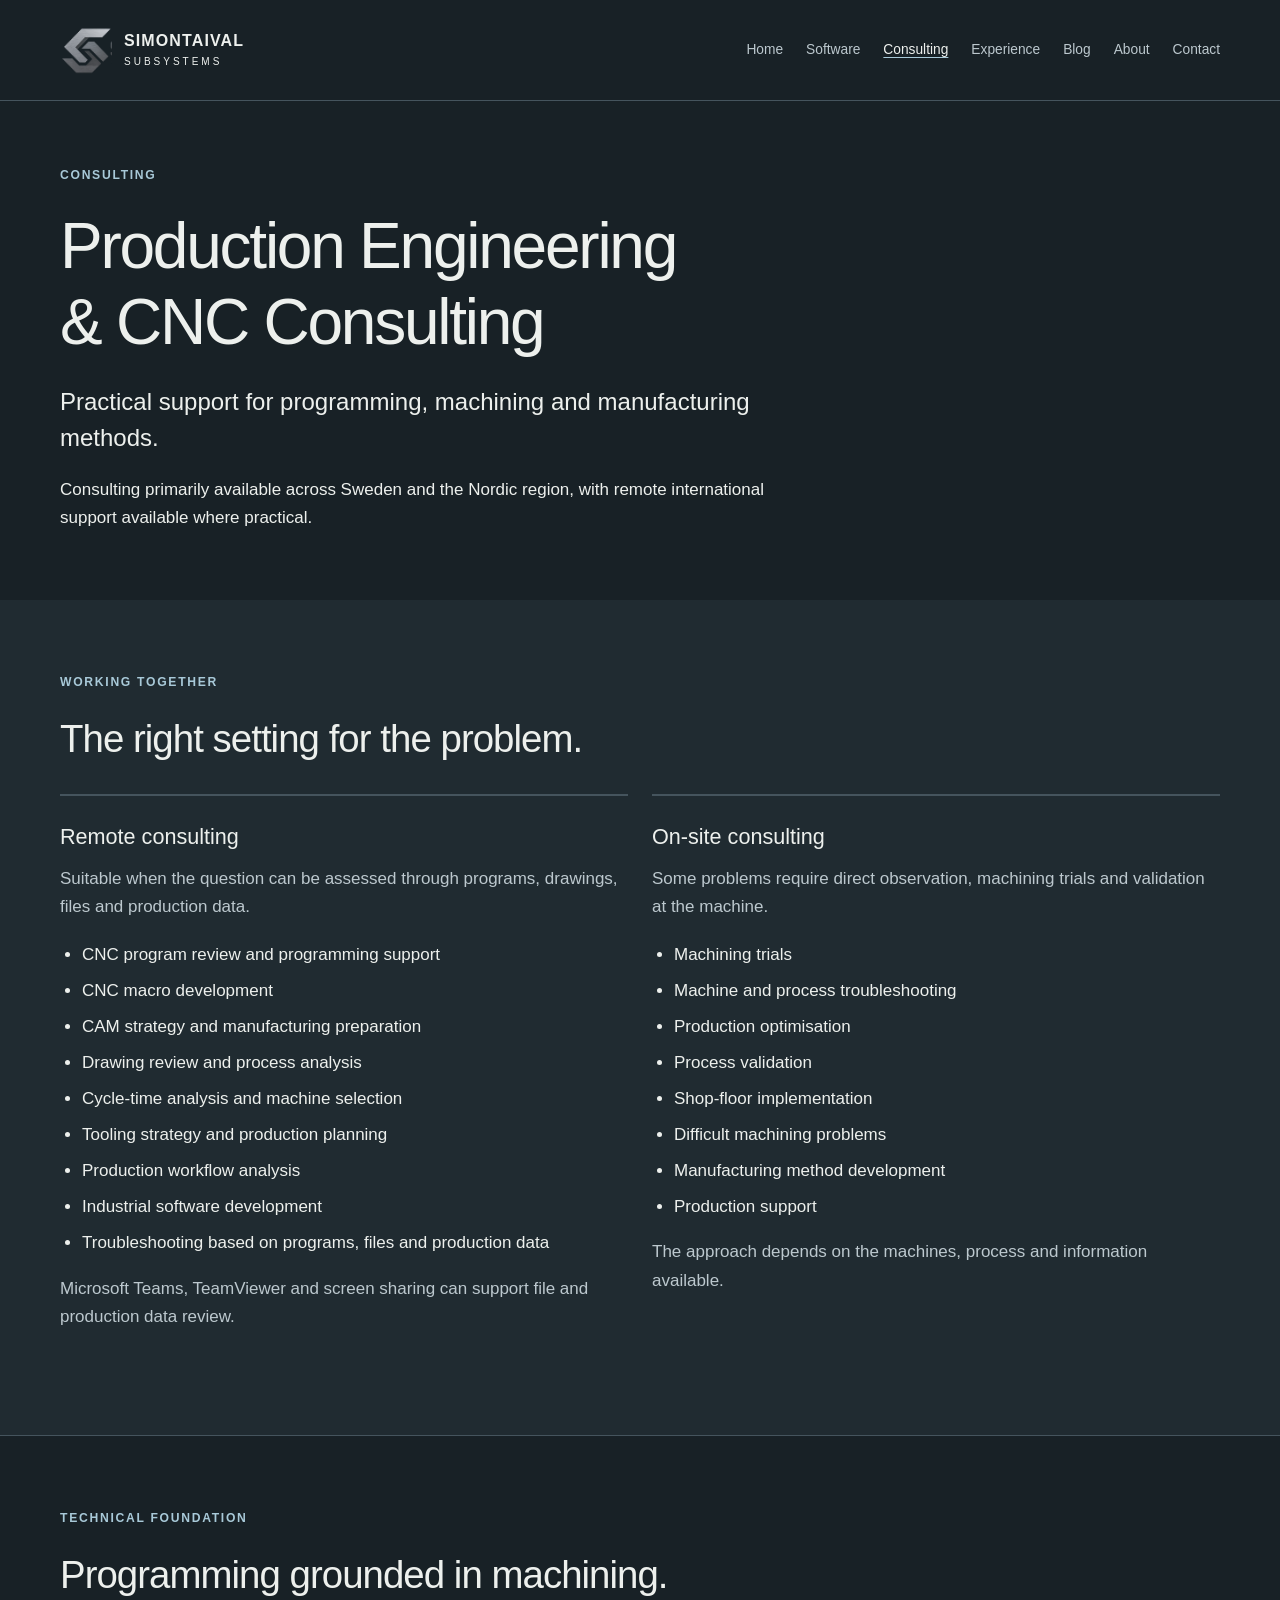
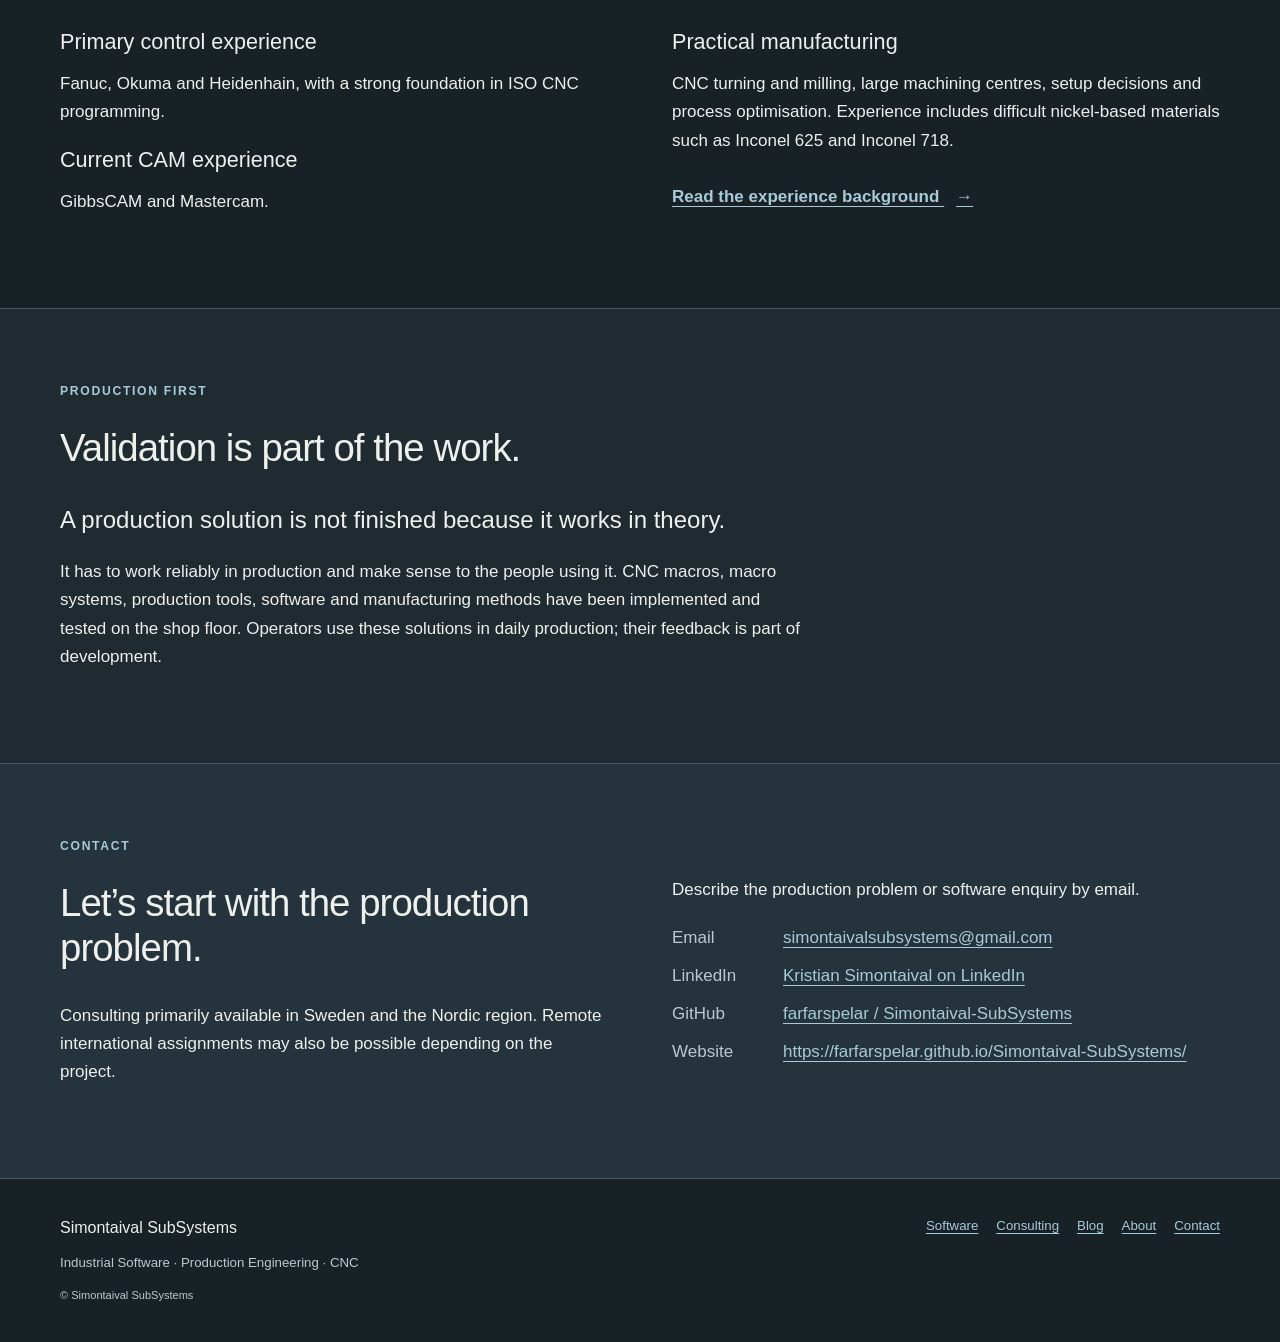
<file: consulting.html>
<!DOCTYPE html>
<html lang="en">
 <head>
  <meta charset="utf-8"/>
  <meta content="width=device-width, initial-scale=1" name="viewport"/>
  <title>
   Production Engineering &amp; CNC Consulting | Simontaival SubSystems
  </title>
  <meta content="CNC programming, CAM and production engineering support across Sweden and the Nordic region, with suitable remote international assignments." name="description"/>
  <meta content="Production Engineering &amp; CNC Consulting | Simontaival SubSystems" property="og:title"/>
  <meta content="CNC programming, CAM and production engineering support across Sweden and the Nordic region, with suitable remote international assignments." property="og:description"/>
  <meta content="website" property="og:type"/>
  <meta content="Simontaival SubSystems" property="og:site_name"/>
  <meta content="https://farfarspelar.github.io/Simontaival-SubSystems/Images/Background.png" property="og:image"/>
  <meta content="https://farfarspelar.github.io/Simontaival-SubSystems/consulting.html" property="og:url"/>
  <link href="https://farfarspelar.github.io/Simontaival-SubSystems/consulting.html" rel="canonical"/>
  <meta content="#182126" name="theme-color"/>
  <link href="favicon.svg" rel="icon" type="image/svg+xml"/>
  <link href="css/style.css" rel="stylesheet"/>
  <script defer="" src="js/main.js">
  </script>
 </head>
 <body>
  <a class="skip-link" href="#main">
   Skip to content
  </a>
  <header class="site-header">
   <div class="container header-inner">
    <a aria-label="Simontaival SubSystems home" class="brand" href="index.html">
     <span class="brand-emblem">
      <img alt="" height="724" src="Images/Logo1.png" width="2172"/>
     </span>
     <span>
      SIMONTAIVAL
      <small>
       SUBSYSTEMS
      </small>
     </span>
    </a>
    <button aria-controls="site-nav" aria-expanded="false" class="menu-toggle" hidden="" type="button">
     Menu
     <span aria-hidden="true">
      +
     </span>
    </button>
    <nav aria-label="Main navigation" class="site-nav" id="site-nav">
     <a href="index.html">
      Home
     </a>
     <a href="software.html">
      Software
     </a>
     <a aria-current="page" href="consulting.html">
      Consulting
     </a>
     <a href="about.html#experience">
      Experience
     </a>
     <a href="blog.html">
      Blog
     </a>
     <a href="about.html">
      About
     </a>
     <a href="index.html#contact">
      Contact
     </a>
    </nav>
   </div>
  </header>
  <main id="main">
   <section class="page-intro container">
    <p class="eyebrow">
     Consulting
    </p>
    <h1>
     Production Engineering
     <br/>
     &amp; CNC Consulting
    </h1>
    <p class="lead">
     Practical support for programming, machining and manufacturing methods.
    </p>
    <p class="measure">
     Consulting primarily available across Sweden and the Nordic region, with remote international support available where practical.
    </p>
   </section>
   <section class="section surface">
    <div class="container">
     <p class="eyebrow">
      Working together
     </p>
     <h2>
      The right setting for the problem.
     </h2>
     <div class="grid two">
      <article class="card">
       <h3>
        Remote consulting
       </h3>
       <p>
        Suitable when the question can be assessed through programs, drawings, files and production data.
       </p>
       <ul>
        <li>
         CNC program review and programming support
        </li>
        <li>
         CNC macro development
        </li>
        <li>
         CAM strategy and manufacturing preparation
        </li>
        <li>
         Drawing review and process analysis
        </li>
        <li>
         Cycle-time analysis and machine selection
        </li>
        <li>
         Tooling strategy and production planning
        </li>
        <li>
         Production workflow analysis
        </li>
        <li>
         Industrial software development
        </li>
        <li>
         Troubleshooting based on programs, files and production data
        </li>
       </ul>
       <p>
        Microsoft Teams, TeamViewer and screen sharing can support file and production data review.
       </p>
      </article>
      <article class="card">
       <h3>
        On-site consulting
       </h3>
       <p>
        Some problems require direct observation, machining trials and validation at the machine.
       </p>
       <ul>
        <li>
         Machining trials
        </li>
        <li>
         Machine and process troubleshooting
        </li>
        <li>
         Production optimisation
        </li>
        <li>
         Process validation
        </li>
        <li>
         Shop-floor implementation
        </li>
        <li>
         Difficult machining problems
        </li>
        <li>
         Manufacturing method development
        </li>
        <li>
         Production support
        </li>
       </ul>
       <p>
        The approach depends on the machines, process and information available.
       </p>
      </article>
     </div>
    </div>
   </section>
   <section class="section">
    <div class="container">
     <p class="eyebrow">
      Technical foundation
     </p>
     <h2>
      Programming grounded in machining.
     </h2>
     <div class="split">
      <div>
       <h3>
        Primary control experience
       </h3>
       <p>
        Fanuc, Okuma and Heidenhain, with a strong foundation in ISO CNC programming.
       </p>
       <h3>
        Current CAM experience
       </h3>
       <p>
        GibbsCAM and Mastercam.
       </p>
      </div>
      <div>
       <h3>
        Practical manufacturing
       </h3>
       <p>
        CNC turning and milling, large machining centres, setup decisions and process optimisation. Experience includes difficult nickel-based materials such as Inconel 625 and Inconel 718.
       </p>
       <a class="text-link" href="about.html#experience">
        Read the experience background
        <span aria-hidden="true">
         →
        </span>
       </a>
      </div>
     </div>
    </div>
   </section>
   <section class="section surface">
    <div class="container">
     <p class="eyebrow">
      Production first
     </p>
     <h2>
      Validation is part of the work.
     </h2>
     <p class="lead">
      A production solution is not finished because it works in theory.
     </p>
     <p class="measure">
      It has to work reliably in production and make sense to the people using it. CNC macros, macro systems, production tools, software and manufacturing methods have been implemented and tested on the shop floor. Operators use these solutions in daily production; their feedback is part of development.
     </p>
    </div>
   </section>
   <section class="section contact" id="contact">
    <div class="container split">
     <div>
      <p class="eyebrow">
       Contact
      </p>
      <h2>
       Let’s start with the production problem.
      </h2>
      <p>
       Consulting primarily available in Sweden and the Nordic region. Remote international assignments may also be possible depending on the project.
      </p>
     </div>
     <div class="contact-details">
      <p>
       Describe the production problem or software enquiry by email.
      </p>
      <dl>
       <dt>
        Email
       </dt>
       <dd>
        <a href="mailto:simontaivalsubsystems@gmail.com">
         simontaivalsubsystems@gmail.com
        </a>
       </dd>
       <dt>
        LinkedIn
       </dt>
       <dd>
        <a href="https://www.linkedin.com/in/kristian-simontaival-87595b408">
         Kristian Simontaival on LinkedIn
        </a>
       </dd>
       <dt>
        GitHub
       </dt>
       <dd>
        <a href="https://github.com/farfarspelar/Simontaival-SubSystems">
         farfarspelar / Simontaival-SubSystems
        </a>
       </dd>
       <dt>
        Website
       </dt>
       <dd>
        <a href="https://farfarspelar.github.io/Simontaival-SubSystems/">https://farfarspelar.github.io/Simontaival-SubSystems/</a>
       </dd>
      </dl>
     </div>
    </div>
   </section>
  </main>
  <footer class="site-footer">
   <div class="container footer-inner">
    <div>
     <p class="footer-name">
      Simontaival SubSystems
     </p>
     <p>
      Industrial Software · Production Engineering · CNC
     </p>
     <small>
      © Simontaival SubSystems
     </small>
    </div>
    <nav aria-label="Footer navigation">
     <a href="software.html">
      Software
     </a>
     <a href="consulting.html">
      Consulting
     </a>
     <a href="blog.html">
      Blog
     </a>
     <a href="about.html">
      About
     </a>
     <a href="index.html#contact">
      Contact
     </a>
    </nav>
   </div>
  </footer>
 </body>
</html>
</file>
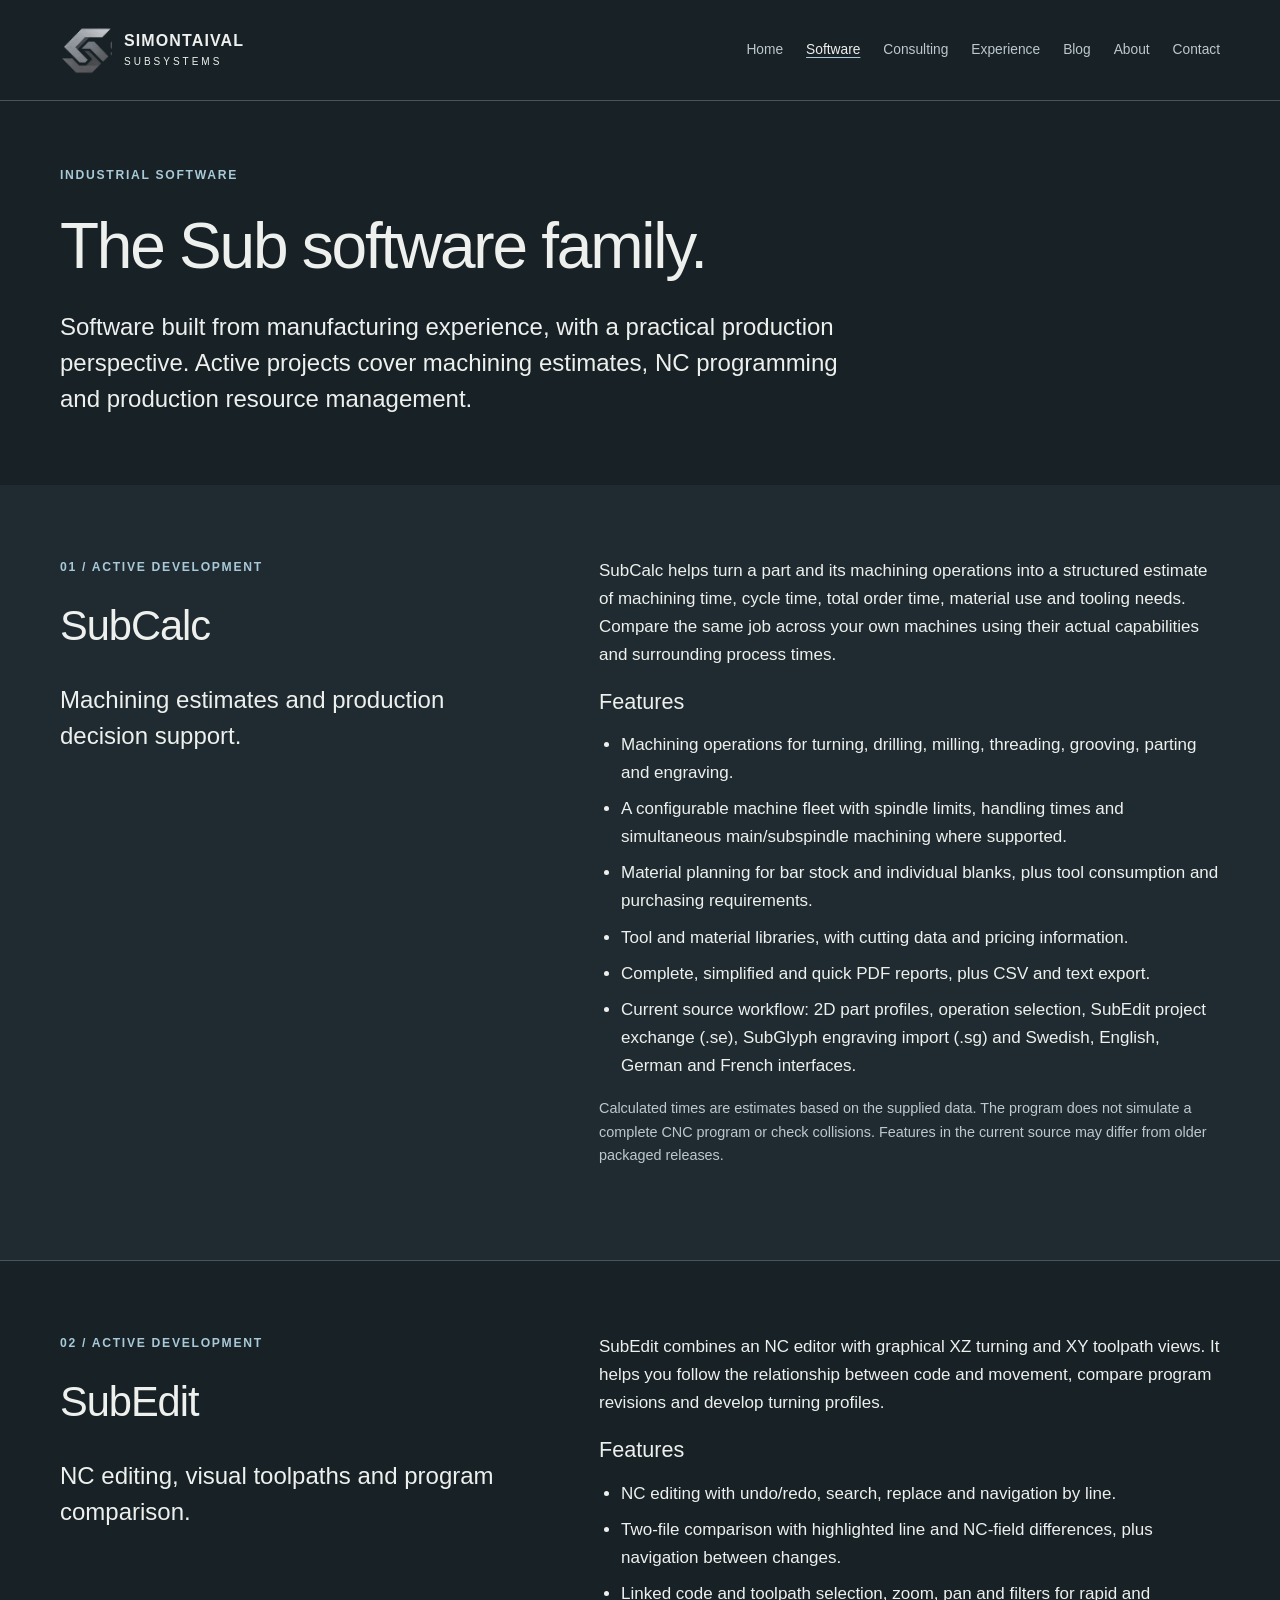
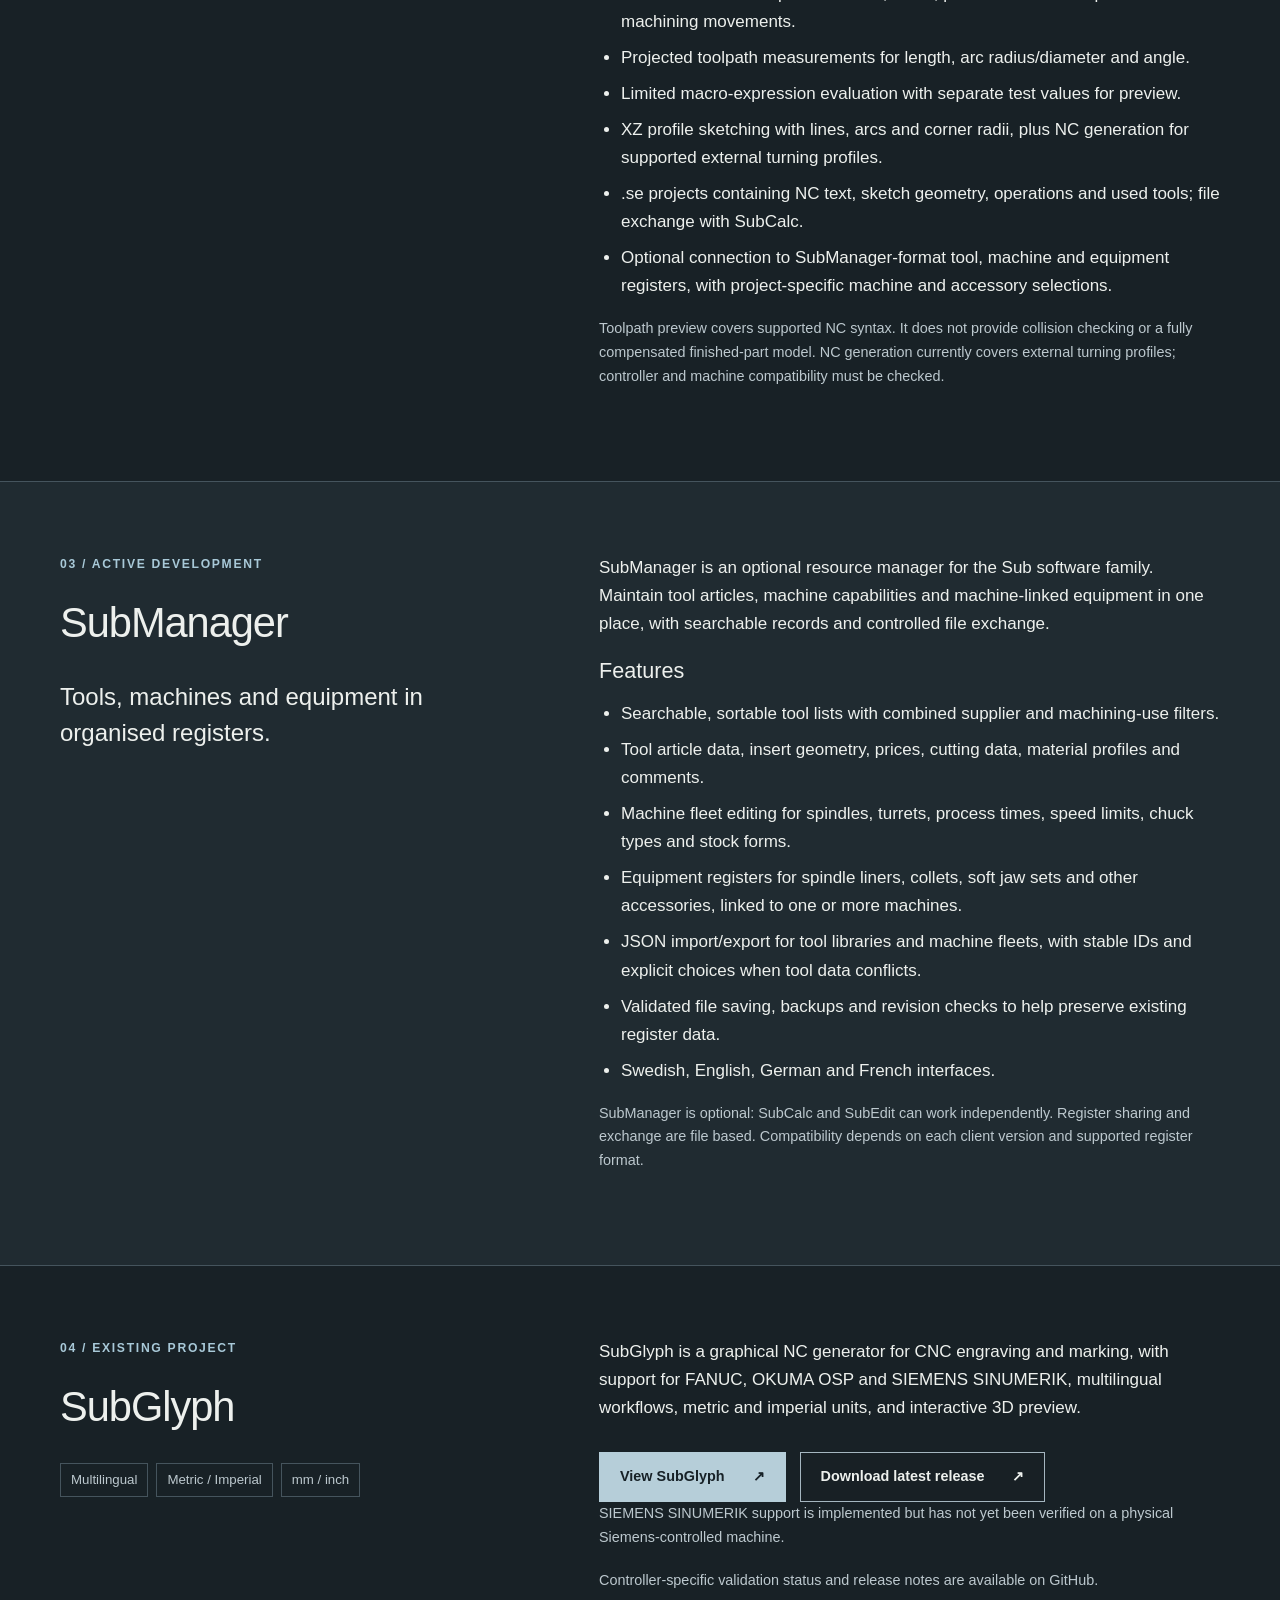
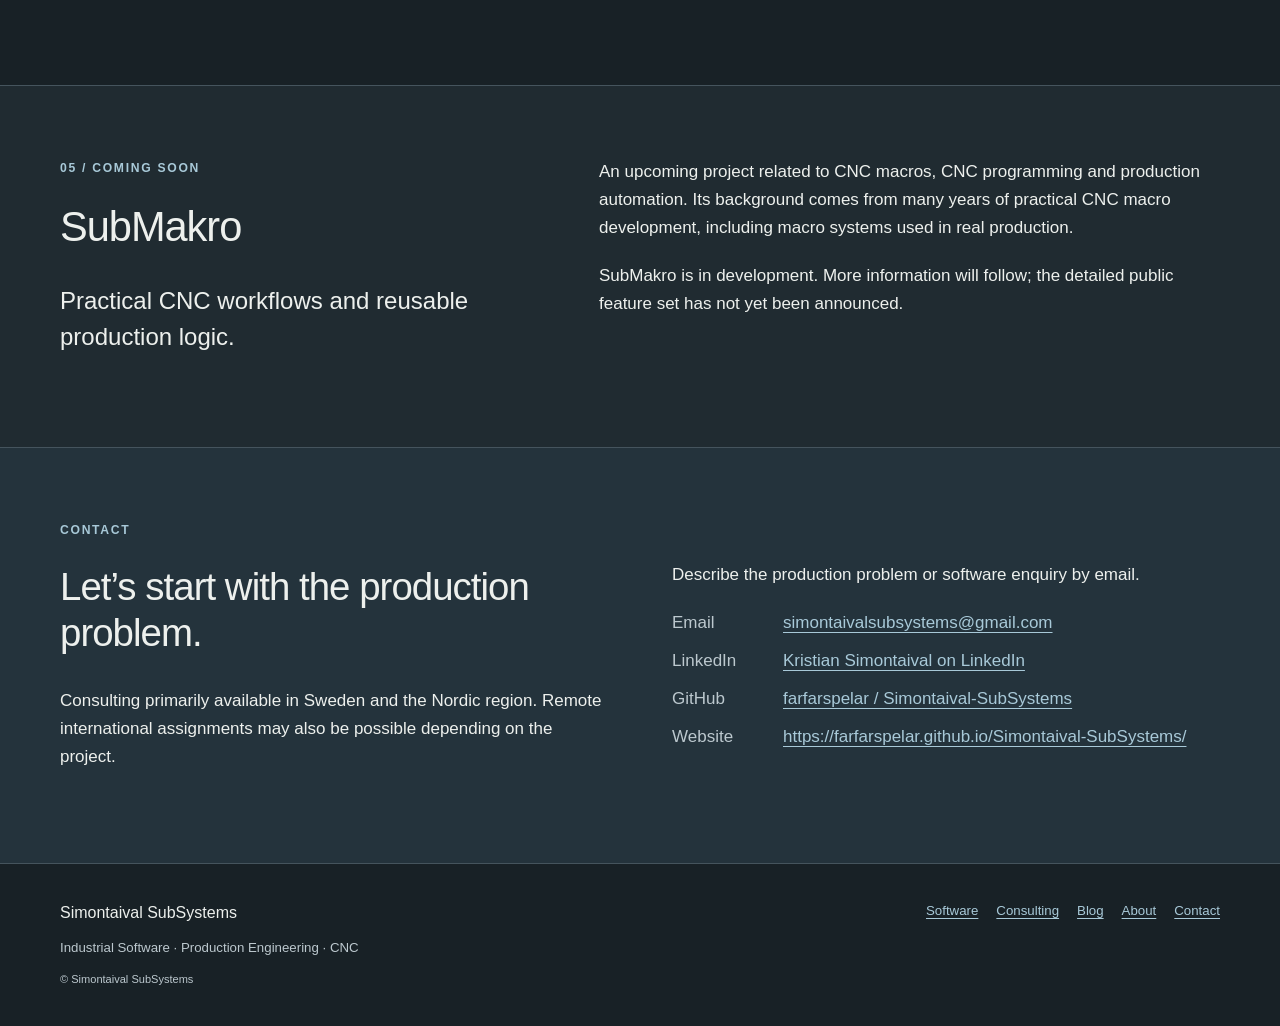
<file: software.html>
<!DOCTYPE html>
<html lang="en">
 <head>
  <meta charset="utf-8"/>
  <meta content="width=device-width, initial-scale=1" name="viewport"/>
  <title>
   Industrial Software | Simontaival SubSystems
  </title>
  <meta content="Explore SubCalc, SubEdit and SubManager: machining estimates, NC editing and production resource management, alongside SubGlyph and SubMakro." name="description"/>
  <meta content="Industrial Software | Simontaival SubSystems" property="og:title"/>
  <meta content="Explore SubCalc, SubEdit and SubManager: machining estimates, NC editing and production resource management, alongside SubGlyph and SubMakro." property="og:description"/>
  <meta content="website" property="og:type"/>
  <meta content="Simontaival SubSystems" property="og:site_name"/>
  <meta content="https://farfarspelar.github.io/Simontaival-SubSystems/Images/Background.png" property="og:image"/>
  <meta content="https://farfarspelar.github.io/Simontaival-SubSystems/software.html" property="og:url"/>
  <link href="https://farfarspelar.github.io/Simontaival-SubSystems/software.html" rel="canonical"/>
  <meta content="#182126" name="theme-color"/>
  <link href="favicon.svg" rel="icon" type="image/svg+xml"/>
  <link href="css/style.css" rel="stylesheet"/>
  <script defer="" src="js/main.js">
  </script>
 </head>
 <body>
  <a class="skip-link" href="#main">
   Skip to content
  </a>
  <header class="site-header">
   <div class="container header-inner">
    <a aria-label="Simontaival SubSystems home" class="brand" href="index.html">
     <span class="brand-emblem">
      <img alt="" height="724" src="Images/Logo1.png" width="2172"/>
     </span>
     <span>
      SIMONTAIVAL
      <small>
       SUBSYSTEMS
      </small>
     </span>
    </a>
    <button aria-controls="site-nav" aria-expanded="false" class="menu-toggle" hidden="" type="button">
     Menu
     <span aria-hidden="true">
      +
     </span>
    </button>
    <nav aria-label="Main navigation" class="site-nav" id="site-nav">
     <a href="index.html">
      Home
     </a>
     <a aria-current="page" href="software.html">
      Software
     </a>
     <a href="consulting.html">
      Consulting
     </a>
     <a href="about.html#experience">
      Experience
     </a>
     <a href="blog.html">
      Blog
     </a>
     <a href="about.html">
      About
     </a>
     <a href="index.html#contact">
      Contact
     </a>
    </nav>
   </div>
  </header>
  <main id="main">
   <section class="page-intro container">
    <p class="eyebrow">
     Industrial software
    </p>
    <h1>
     The Sub software family.
    </h1>
    <p class="lead">
     Software built from manufacturing experience, with a practical production perspective. Active projects cover machining estimates, NC programming and production resource management.
    </p>
   </section>
   <section class="section surface" id="subcalc">
    <div class="container product">
     <div>
      <p class="eyebrow">01 / Active development</p>
      <h2>SubCalc</h2>
      <p class="lead">Machining estimates and production decision support.</p>
     </div>
     <div>
      <p>SubCalc helps turn a part and its machining operations into a structured estimate of machining time, cycle time, total order time, material use and tooling needs. Compare the same job across your own machines using their actual capabilities and surrounding process times.</p>
      <h3>Features</h3>
      <ul>
       <li>Machining operations for turning, drilling, milling, threading, grooving, parting and engraving.</li>
       <li>A configurable machine fleet with spindle limits, handling times and simultaneous main/subspindle machining where supported.</li>
       <li>Material planning for bar stock and individual blanks, plus tool consumption and purchasing requirements.</li>
       <li>Tool and material libraries, with cutting data and pricing information.</li>
       <li>Complete, simplified and quick PDF reports, plus CSV and text export.</li>
       <li>Current source workflow: 2D part profiles, operation selection, SubEdit project exchange (.se), SubGlyph engraving import (.sg) and Swedish, English, German and French interfaces.</li>
      </ul>
      <p class="article-meta">Calculated times are estimates based on the supplied data. The program does not simulate a complete CNC program or check collisions. Features in the current source may differ from older packaged releases.</p>
     </div>
    </div>
   </section>
   <section class="section" id="subedit">
    <div class="container product">
     <div>
      <p class="eyebrow">02 / Active development</p>
      <h2>SubEdit</h2>
      <p class="lead">NC editing, visual toolpaths and program comparison.</p>
     </div>
     <div>
      <p>SubEdit combines an NC editor with graphical XZ turning and XY toolpath views. It helps you follow the relationship between code and movement, compare program revisions and develop turning profiles.</p>
      <h3>Features</h3>
      <ul>
       <li>NC editing with undo/redo, search, replace and navigation by line.</li>
       <li>Two-file comparison with highlighted line and NC-field differences, plus navigation between changes.</li>
       <li>Linked code and toolpath selection, zoom, pan and filters for rapid and machining movements.</li>
       <li>Projected toolpath measurements for length, arc radius/diameter and angle.</li>
       <li>Limited macro-expression evaluation with separate test values for preview.</li>
       <li>XZ profile sketching with lines, arcs and corner radii, plus NC generation for supported external turning profiles.</li>
       <li>.se projects containing NC text, sketch geometry, operations and used tools; file exchange with SubCalc.</li>
       <li>Optional connection to SubManager-format tool, machine and equipment registers, with project-specific machine and accessory selections.</li>
      </ul>
      <p class="article-meta">Toolpath preview covers supported NC syntax. It does not provide collision checking or a fully compensated finished-part model. NC generation currently covers external turning profiles; controller and machine compatibility must be checked.</p>
     </div>
    </div>
   </section>
   <section class="section surface" id="submanager">
    <div class="container product">
     <div>
      <p class="eyebrow">03 / Active development</p>
      <h2>SubManager</h2>
      <p class="lead">Tools, machines and equipment in organised registers.</p>
     </div>
     <div>
      <p>SubManager is an optional resource manager for the Sub software family. Maintain tool articles, machine capabilities and machine-linked equipment in one place, with searchable records and controlled file exchange.</p>
      <h3>Features</h3>
      <ul>
       <li>Searchable, sortable tool lists with combined supplier and machining-use filters.</li>
       <li>Tool article data, insert geometry, prices, cutting data, material profiles and comments.</li>
       <li>Machine fleet editing for spindles, turrets, process times, speed limits, chuck types and stock forms.</li>
       <li>Equipment registers for spindle liners, collets, soft jaw sets and other accessories, linked to one or more machines.</li>
       <li>JSON import/export for tool libraries and machine fleets, with stable IDs and explicit choices when tool data conflicts.</li>
       <li>Validated file saving, backups and revision checks to help preserve existing register data.</li>
       <li>Swedish, English, German and French interfaces.</li>
      </ul>
      <p class="article-meta">SubManager is optional: SubCalc and SubEdit can work independently. Register sharing and exchange are file based. Compatibility depends on each client version and supported register format.</p>
     </div>
    </div>
   </section>
   <section class="section" id="subglyph">
    <div class="container product">
     <div>
      <p class="eyebrow">
       04 / Existing project
      </p>
      <h2>
       SubGlyph
      </h2>
      <div class="tags">
       <span>
        Multilingual
       </span>
       <span>
        Metric / Imperial
       </span>
       <span>
        mm / inch
       </span>
      </div>
     </div>
     <div>
      <p>
       SubGlyph is a graphical NC generator for CNC engraving and marking, with support for FANUC, OKUMA OSP and SIEMENS SINUMERIK, multilingual workflows, metric and imperial units, and interactive 3D preview.
      </p>
      <div class="actions">
       <a class="button" href="https://github.com/farfarspelar/SubGlyph-2026" target="_blank" rel="noopener noreferrer">
        View SubGlyph <span aria-hidden="true">↗</span>
       </a>
       <a class="button secondary" href="https://github.com/farfarspelar/SubGlyph-2026/releases/latest" target="_blank" rel="noopener noreferrer">
        Download latest release <span aria-hidden="true">↗</span>
       </a>
      </div>
      <p class="article-meta">
       SIEMENS SINUMERIK support is implemented but has not yet been verified on a physical Siemens-controlled machine.
      </p>
      <p class="article-meta">
       Controller-specific validation status and release notes are available on GitHub.
      </p>
     </div>
    </div>
   </section>
   <section class="section surface" id="submakro">
    <div class="container product">
     <div>
      <p class="eyebrow">
       05 / Coming soon
      </p>
      <h2>
       SubMakro
      </h2>
      <p class="lead">
       Practical CNC workflows and reusable production logic.
      </p>
     </div>
     <div>
      <p>
       An upcoming project related to CNC macros, CNC programming and production automation. Its background comes from many years of practical CNC macro development, including macro systems used in real production.
      </p>
      <p>
       SubMakro is in development. More information will follow; the detailed public feature set has not yet been announced.
      </p>
     </div>
    </div>
   </section>
   <section class="section contact" id="contact">
    <div class="container split">
     <div>
      <p class="eyebrow">
       Contact
      </p>
      <h2>
       Let’s start with the production problem.
      </h2>
      <p>
       Consulting primarily available in Sweden and the Nordic region. Remote international assignments may also be possible depending on the project.
      </p>
     </div>
     <div class="contact-details">
      <p>
       Describe the production problem or software enquiry by email.
      </p>
      <dl>
       <dt>
        Email
       </dt>
       <dd>
        <a href="mailto:simontaivalsubsystems@gmail.com">
         simontaivalsubsystems@gmail.com
        </a>
       </dd>
       <dt>
        LinkedIn
       </dt>
       <dd>
        <a href="https://www.linkedin.com/in/kristian-simontaival-87595b408">
         Kristian Simontaival on LinkedIn
        </a>
       </dd>
       <dt>
        GitHub
       </dt>
       <dd>
        <a href="https://github.com/farfarspelar/Simontaival-SubSystems">
         farfarspelar / Simontaival-SubSystems
        </a>
       </dd>
       <dt>
        Website
       </dt>
       <dd>
        <a href="https://farfarspelar.github.io/Simontaival-SubSystems/">https://farfarspelar.github.io/Simontaival-SubSystems/</a>
       </dd>
      </dl>
     </div>
    </div>
   </section>
  </main>
  <footer class="site-footer">
   <div class="container footer-inner">
    <div>
     <p class="footer-name">
      Simontaival SubSystems
     </p>
     <p>
      Industrial Software · Production Engineering · CNC
     </p>
     <small>
      © Simontaival SubSystems
     </small>
    </div>
    <nav aria-label="Footer navigation">
     <a href="software.html">
      Software
     </a>
     <a href="consulting.html">
      Consulting
     </a>
     <a href="blog.html">
      Blog
     </a>
     <a href="about.html">
      About
     </a>
     <a href="index.html#contact">
      Contact
     </a>
    </nav>
   </div>
  </footer>
 </body>
</html>
</file>
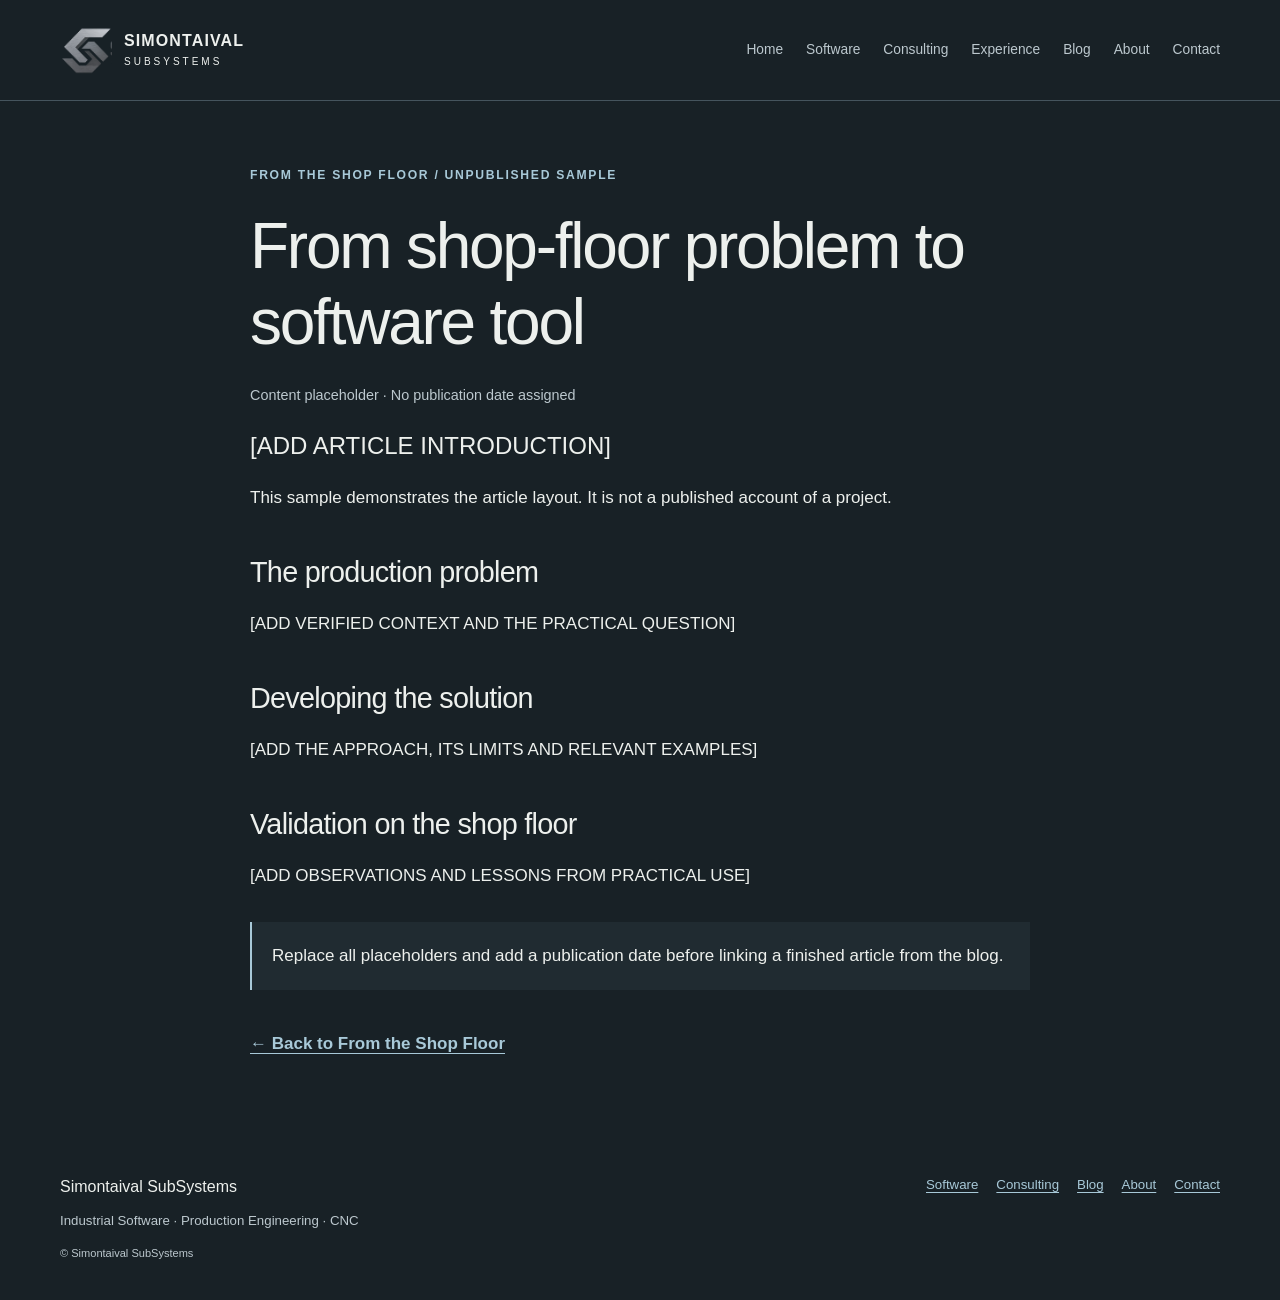
<file: posts/example-post.html>
<!DOCTYPE html>
<html lang="en">
 <head>
  <meta charset="utf-8"/>
  <meta content="width=device-width, initial-scale=1" name="viewport"/>
  <title>
   Sample Article Layout | Simontaival SubSystems
  </title>
  <meta content="Unpublished sample layout for future From the Shop Floor articles." name="description"/>
  <meta content="Sample Article Layout | Simontaival SubSystems" property="og:title"/>
  <meta content="Unpublished sample layout for future From the Shop Floor articles." property="og:description"/>
  <meta content="article" property="og:type"/>
  <meta content="Simontaival SubSystems" property="og:site_name"/>
  <meta content="https://farfarspelar.github.io/Simontaival-SubSystems/Images/Background.png" property="og:image"/>
  <meta content="https://farfarspelar.github.io/Simontaival-SubSystems/posts/example-post.html" property="og:url"/>
  <link href="https://farfarspelar.github.io/Simontaival-SubSystems/posts/example-post.html" rel="canonical"/>
  <meta content="#182126" name="theme-color"/>
  <meta content="noindex" name="robots"/>
  <link href="../favicon.svg" rel="icon" type="image/svg+xml"/>
  <link href="../css/style.css" rel="stylesheet"/>
  <script defer="" src="../js/main.js">
  </script>
 </head>
 <body>
  <a class="skip-link" href="#main">
   Skip to content
  </a>
  <header class="site-header">
   <div class="container header-inner">
    <a aria-label="Simontaival SubSystems home" class="brand" href="../index.html">
     <span class="brand-emblem">
      <img alt="" height="724" src="../Images/Logo1.png" width="2172"/>
     </span>
     <span>
      SIMONTAIVAL
      <small>
       SUBSYSTEMS
      </small>
     </span>
    </a>
    <button aria-controls="site-nav" aria-expanded="false" class="menu-toggle" hidden="" type="button">
     Menu
     <span aria-hidden="true">
      +
     </span>
    </button>
    <nav aria-label="Main navigation" class="site-nav" id="site-nav">
     <a href="../index.html">
      Home
     </a>
     <a href="../software.html">
      Software
     </a>
     <a href="../consulting.html">
      Consulting
     </a>
     <a href="../about.html#experience">
      Experience
     </a>
     <a href="../blog.html">
      Blog
     </a>
     <a href="../about.html">
      About
     </a>
     <a href="../index.html#contact">
      Contact
     </a>
    </nav>
   </div>
  </header>
  <main id="main">
   <article class="article container">
    <p class="eyebrow">
     From the Shop Floor / Unpublished sample
    </p>
    <h1>
     From shop-floor problem to software tool
    </h1>
    <p class="article-meta">
     Content placeholder · No publication date assigned
    </p>
    <p class="lead">
     [ADD ARTICLE INTRODUCTION]
    </p>
    <p>
     This sample demonstrates the article layout. It is not a published account of a project.
    </p>
    <h2>
     The production problem
    </h2>
    <p>
     [ADD VERIFIED CONTEXT AND THE PRACTICAL QUESTION]
    </p>
    <h2>
     Developing the solution
    </h2>
    <p>
     [ADD THE APPROACH, ITS LIMITS AND RELEVANT EXAMPLES]
    </p>
    <h2>
     Validation on the shop floor
    </h2>
    <p>
     [ADD OBSERVATIONS AND LESSONS FROM PRACTICAL USE]
    </p>
    <aside class="article-note">
     Replace all placeholders and add a publication date before linking a finished article from the blog.
    </aside>
    <a class="text-link" href="../blog.html">
     ← Back to From the Shop Floor
    </a>
   </article>
  </main>
  <footer class="site-footer">
   <div class="container footer-inner">
    <div>
     <p class="footer-name">
      Simontaival SubSystems
     </p>
     <p>
      Industrial Software · Production Engineering · CNC
     </p>
     <small>
      © Simontaival SubSystems
     </small>
    </div>
    <nav aria-label="Footer navigation">
     <a href="../software.html">
      Software
     </a>
     <a href="../consulting.html">
      Consulting
     </a>
     <a href="../blog.html">
      Blog
     </a>
     <a href="../about.html">
      About
     </a>
     <a href="../index.html#contact">
      Contact
     </a>
    </nav>
   </div>
  </footer>
 </body>
</html>
</file>
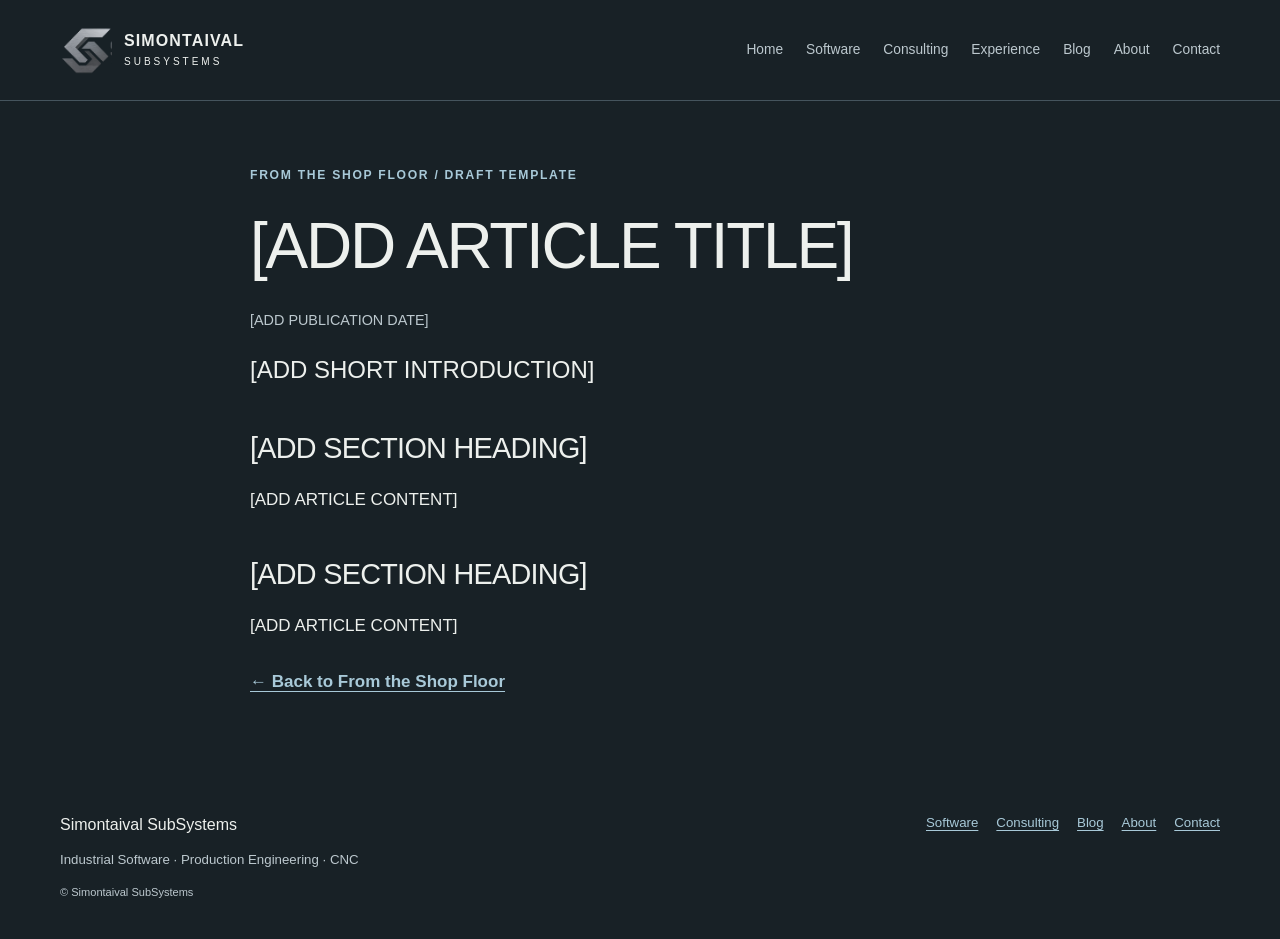
<file: posts/template.html>
<!DOCTYPE html>
<html lang="en">
 <head>
  <meta charset="utf-8"/>
  <meta content="width=device-width, initial-scale=1" name="viewport"/>
  <title>
   [ADD ARTICLE TITLE] | Simontaival SubSystems
  </title>
  <meta content="[ADD ARTICLE DESCRIPTION]" name="description"/>
  <meta content="[ADD ARTICLE TITLE] | Simontaival SubSystems" property="og:title"/>
  <meta content="[ADD ARTICLE DESCRIPTION]" property="og:description"/>
  <meta content="article" property="og:type"/>
  <meta content="Simontaival SubSystems" property="og:site_name"/>
  <meta content="https://farfarspelar.github.io/Simontaival-SubSystems/Images/Background.png" property="og:image"/>
  <meta content="https://farfarspelar.github.io/Simontaival-SubSystems/posts/template.html" property="og:url"/>
  <link href="https://farfarspelar.github.io/Simontaival-SubSystems/posts/template.html" rel="canonical"/>
  <meta content="#182126" name="theme-color"/>
  <meta content="noindex" name="robots"/>
  <link href="../favicon.svg" rel="icon" type="image/svg+xml"/>
  <link href="../css/style.css" rel="stylesheet"/>
  <script defer="" src="../js/main.js">
  </script>
 </head>
 <body>
  <a class="skip-link" href="#main">
   Skip to content
  </a>
  <header class="site-header">
   <div class="container header-inner">
    <a aria-label="Simontaival SubSystems home" class="brand" href="../index.html">
     <span class="brand-emblem">
      <img alt="" height="724" src="../Images/Logo1.png" width="2172"/>
     </span>
     <span>
      SIMONTAIVAL
      <small>
       SUBSYSTEMS
      </small>
     </span>
    </a>
    <button aria-controls="site-nav" aria-expanded="false" class="menu-toggle" hidden="" type="button">
     Menu
     <span aria-hidden="true">
      +
     </span>
    </button>
    <nav aria-label="Main navigation" class="site-nav" id="site-nav">
     <a href="../index.html">
      Home
     </a>
     <a href="../software.html">
      Software
     </a>
     <a href="../consulting.html">
      Consulting
     </a>
     <a href="../about.html#experience">
      Experience
     </a>
     <a href="../blog.html">
      Blog
     </a>
     <a href="../about.html">
      About
     </a>
     <a href="../index.html#contact">
      Contact
     </a>
    </nav>
   </div>
  </header>
  <main id="main">
   <article class="article container">
    <p class="eyebrow">
     From the Shop Floor / Draft template
    </p>
    <h1>
     [ADD ARTICLE TITLE]
    </h1>
    <p class="article-meta">
     [ADD PUBLICATION DATE]
    </p>
    <!-- Replace the date above with <time datetime="YYYY-MM-DD">Month D, YYYY</time>. -->
    <p class="lead">
     [ADD SHORT INTRODUCTION]
    </p>
    <h2>
     [ADD SECTION HEADING]
    </h2>
    <p>
     [ADD ARTICLE CONTENT]
    </p>
    <h2>
     [ADD SECTION HEADING]
    </h2>
    <p>
     [ADD ARTICLE CONTENT]
    </p>
    <a class="text-link" href="../blog.html">
     ← Back to From the Shop Floor
    </a>
   </article>
  </main>
  <footer class="site-footer">
   <div class="container footer-inner">
    <div>
     <p class="footer-name">
      Simontaival SubSystems
     </p>
     <p>
      Industrial Software · Production Engineering · CNC
     </p>
     <small>
      © Simontaival SubSystems
     </small>
    </div>
    <nav aria-label="Footer navigation">
     <a href="../software.html">
      Software
     </a>
     <a href="../consulting.html">
      Consulting
     </a>
     <a href="../blog.html">
      Blog
     </a>
     <a href="../about.html">
      About
     </a>
     <a href="../index.html#contact">
      Contact
     </a>
    </nav>
   </div>
  </footer>
 </body>
</html>
</file>
<file: css/style.css>
/* Foundations */
:root {
    color-scheme: dark;
    --background: #182126;
    --surface: #202b31;
    --text: #edf0ed;
    --muted: #bcc8ce;
    --accent: #a8c9d8;
    --line: #45545d;
    --width: 1160px;
}
* { box-sizing: border-box; }
html { scroll-behavior: smooth; }
body { margin: 0; background: var(--background); color: var(--text); font-family: Arial, Helvetica, sans-serif; font-size: 17px; line-height: 1.65; }
a { color: var(--accent); text-underline-offset: .25em; }
a:hover { color: #fff; }
a, button { -webkit-tap-highlight-color: transparent; }
:focus-visible { outline: 3px solid #cfdf88; outline-offset: 5px; }
h1, h2, h3, p { margin-top: 0; }
h1, h2, h3 { line-height: 1.18; font-weight: 500; }
h1 { font-size: clamp(2.35rem, 5vw, 4.3rem); letter-spacing: -.035em; margin-bottom: 24px; }
h2 { font-size: clamp(1.8rem, 3vw, 2.65rem); letter-spacing: -.025em; margin-bottom: 32px; }
h3 { font-size: 1.35rem; margin-bottom: 16px; }
p { margin-bottom: 20px; }
img { display: block; max-width: 100%; }
button { font: inherit; }
ul { padding-left: 22px; }
li { margin-bottom: 8px; }
.container { width: min(var(--width), calc(100% - 64px)); margin-inline: auto; }
.measure { max-width: 740px; }
.lead { font-size: clamp(1.2rem, 2vw, 1.5rem); line-height: 1.5; max-width: 790px; }
.eyebrow { color: var(--accent); font-size: .76rem; font-weight: 600; letter-spacing: .14em; text-transform: uppercase; margin-bottom: 24px; }
.section { padding: 72px 0; border-bottom: 1px solid var(--line); scroll-margin-top: 24px; }
.surface { background: var(--surface); }
.split { display: grid; grid-template-columns: 1fr 1fr; gap: 64px; }
.grid { display: grid; grid-template-columns: repeat(3, minmax(0, 1fr)); gap: 24px; }
.grid.two { grid-template-columns: repeat(2, minmax(0, 1fr)); }
.card { border-top: 2px solid var(--line); padding: 28px 0 12px; }
.card p:not(.eyebrow) { color: var(--muted); }
.card .eyebrow { margin-bottom: 16px; }
.text-link { display: inline-block; font-weight: 600; margin-top: 8px; }
.text-link span { margin-left: 12px; }
/* Header and navigation */
.skip-link { position: absolute; top: -100px; left: 20px; background: var(--text); color: var(--background); padding: 12px; z-index: 10; }
.skip-link:focus { top: 10px; }
.site-header { border-bottom: 1px solid var(--line); }
.header-inner { min-height: 100px; display: flex; align-items: center; justify-content: space-between; gap: 24px; }
.brand { display: flex; align-items: center; gap: 12px; color: var(--text); text-decoration: none; font-size: 16px; font-weight: 600; letter-spacing: .07em; line-height: 1.25; flex-shrink: 0; }
.brand small { display: block; font-size: 10px; font-weight: 400; letter-spacing: .3em; margin-top: 5px; }
/* The original image stays intact: its emblem is framed through CSS. */
.brand-emblem { width: 52px; height: 52px; overflow: hidden; display: block; position: relative; }
.brand-emblem img { position: absolute; width: 240px; max-width: none; height: 80px; left: -4px; top: -14px; }
.site-nav { display: flex; flex-wrap: wrap; gap: 23px; align-items: center; }
.site-nav a { font-size: .86rem; text-decoration: none; color: var(--muted); padding-block: 12px; }
.site-nav a:hover, .site-nav a[aria-current] { color: var(--text); text-decoration: underline; text-decoration-color: var(--accent); }
.menu-toggle { display: none; color: var(--text); border: 1px solid var(--line); background: transparent; padding: 8px 12px; cursor: pointer; }
.menu-toggle[hidden] { display: none; }
/* Blueprint hero */
.hero { background: linear-gradient(90deg, rgba(15, 25, 32, .88), rgba(15, 25, 32, .3)), url('../Images/Background.png') center center / cover no-repeat; padding: 56px 0 62px; border-bottom: 1px solid var(--line); }
.hero h1 { font-size: clamp(2.6rem, 5.4vw, 4.75rem); margin-bottom: 24px; }
.hero .eyebrow { color: #d2e0e6; }
.hero-lead { font-size: clamp(1.2rem, 2.2vw, 1.65rem); line-height: 1.5; margin-bottom: 14px; max-width: 660px; }
.hero-note { color: #d0d9de; }
.actions { display: flex; flex-wrap: wrap; gap: 14px; margin-top: 30px; }
.button { display: inline-flex; align-items: center; justify-content: space-between; gap: 28px; padding: 12px 20px; background: #b6ced9; color: #172127; text-decoration: none; font-size: .9rem; font-weight: 600; border: 1px solid #b6ced9; }
.button:hover { background: #d9e5eb; color: #172127; }
.button.secondary { color: var(--text); background: rgba(24, 33, 38, .6); border-color: #a5b6c0; }
.button.secondary:hover { background: #34454f; }
/* Inner pages */
.page-intro { padding-block: 64px 48px; }
.page-intro h1 { max-width: 1000px; }
.product { display: grid; grid-template-columns: .85fr 1.15fr; gap: 80px; }
.product h2 { font-size: 2.6rem; }
.tags { display: flex; flex-wrap: wrap; gap: 8px; }
.tags span { padding: 5px 10px; border: 1px solid var(--line); font-size: .83rem; color: var(--muted); }
.placeholder { border-left: 3px solid var(--accent); padding: 12px 16px; background: var(--surface); overflow-wrap: anywhere; }
.founder { display: grid; grid-template-columns: 180px 1fr; gap: 48px; }
.portrait { width: 180px; height: 240px; object-fit: cover; border: 1px solid var(--line); }
.founder p { max-width: 760px; }
.timeline { max-width: 900px; }
.timeline > div { border-left: 1px solid var(--line); padding: 0 0 26px 32px; }
.timeline .eyebrow { margin-bottom: 10px; }
.service-summary { border-left: 1px solid var(--line); padding-left: 32px; }
.article { max-width: 780px; padding-block: 64px 80px; }
.article h2 { font-size: 1.8rem; margin-top: 44px; margin-bottom: 20px; }
.article-meta { color: var(--muted); font-size: .9rem; }
.article-note { border-left: 2px solid var(--accent); padding: 20px; background: var(--surface); margin-block: 32px; }
/* Contact and footer */
.contact { background: #24333c; }
.contact h2 { max-width: 520px; }
.contact-details { align-self: center; }
dl { display: grid; grid-template-columns: 95px 1fr; gap: 10px 16px; margin: 0; }
dt { color: var(--muted); }
dd { margin: 0; overflow-wrap: anywhere; }
.site-footer { padding-block: 36px; font-size: .83rem; color: var(--muted); }
.footer-inner { display: flex; justify-content: space-between; gap: 30px; }
.footer-name { font-size: 1rem; color: var(--text); margin-bottom: 6px; }
.site-footer p { margin-bottom: 10px; }
.site-footer nav { display: flex; flex-wrap: wrap; align-content: flex-start; gap: 18px; }
/* Responsive layouts; unenhanced navigation always remains visible. */
@media (max-width: 1100px) {
    .header-inner { flex-wrap: wrap; padding-block: 18px; gap: 12px; }
    .site-nav { width: 100%; justify-content: space-between; gap: 12px; }
}
@media (max-width: 767px) {
    .container { width: calc(100% - 40px); }
    .header-inner { min-height: 84px; justify-content: space-between; }
    .brand { font-size: 14px; gap: 8px; }
    .brand-emblem { width: 48px; }
    .site-nav { justify-content: flex-start; gap: 4px 20px; }
    .site-nav a { font-size: .9rem; }
    .nav-enhanced .menu-toggle { display: block; }
    .nav-enhanced .site-nav { display: none; padding-top: 12px; }
    .nav-enhanced .site-nav.is-open { display: flex; }
    .hero { padding-block: 42px 48px; background-position: 40% center; }
    .hero .eyebrow { max-width: 280px; }
    .section { padding-block: 48px; }
    .page-intro { padding-block: 44px 28px; }
    .split, .product, .grid, .grid.two { grid-template-columns: 1fr; gap: 28px; }
    .grid { gap: 16px; }
    .founder { grid-template-columns: 1fr; gap: 28px; }
    .portrait { width: 135px; height: 180px; }
    .service-summary { padding-left: 22px; }
    .footer-inner { flex-direction: column; }
    .desktop-break { display: none; }
    .article { padding-block: 44px 60px; }
}
@media (max-width: 360px) {
    .container { width: calc(100% - 32px); }
    .brand { font-size: 12px; }
    .brand small { font-size: 9px; }
    .brand-emblem { width: 42px; }
    .menu-toggle { font-size: .85rem; padding: 8px; }
    dl { grid-template-columns: 1fr; gap: 4px; }
    dd { margin-bottom: 10px; }
}
@media (prefers-reduced-motion: reduce) {
    html { scroll-behavior: auto; }
}
</file>
